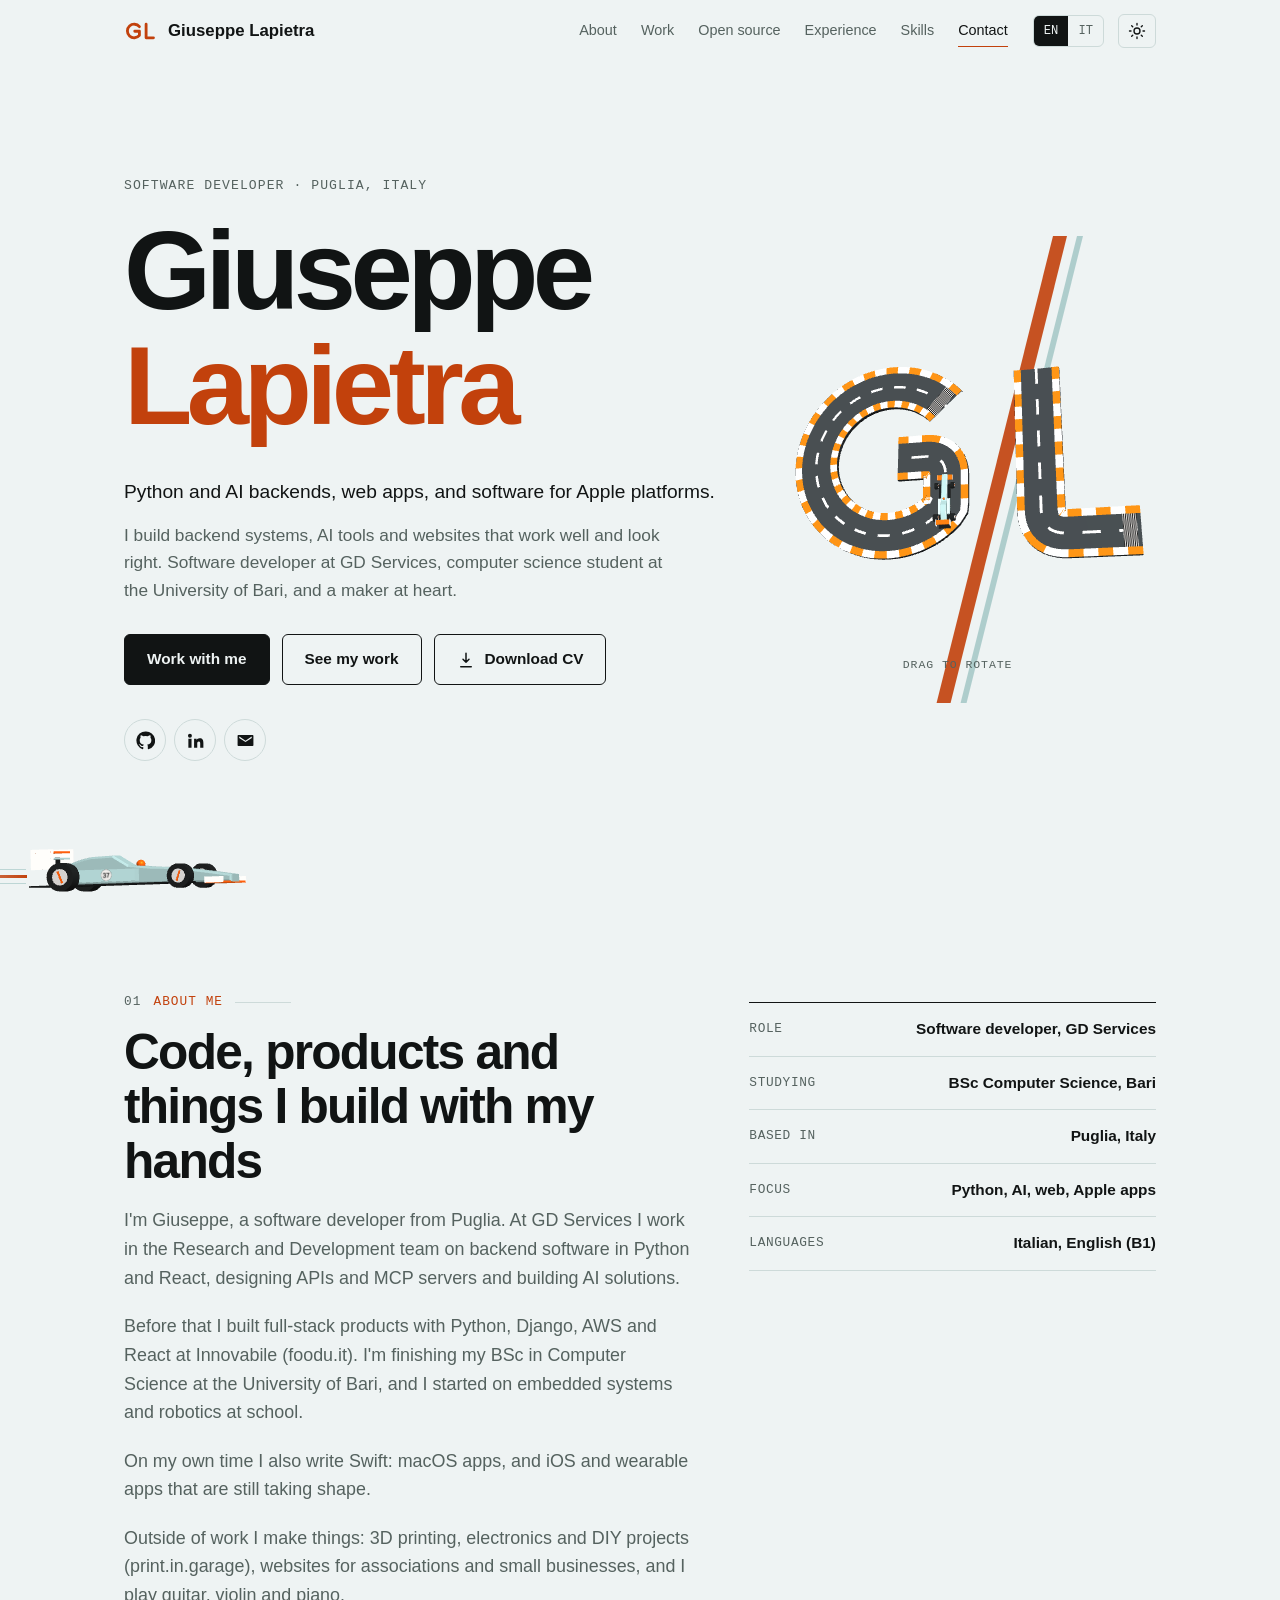
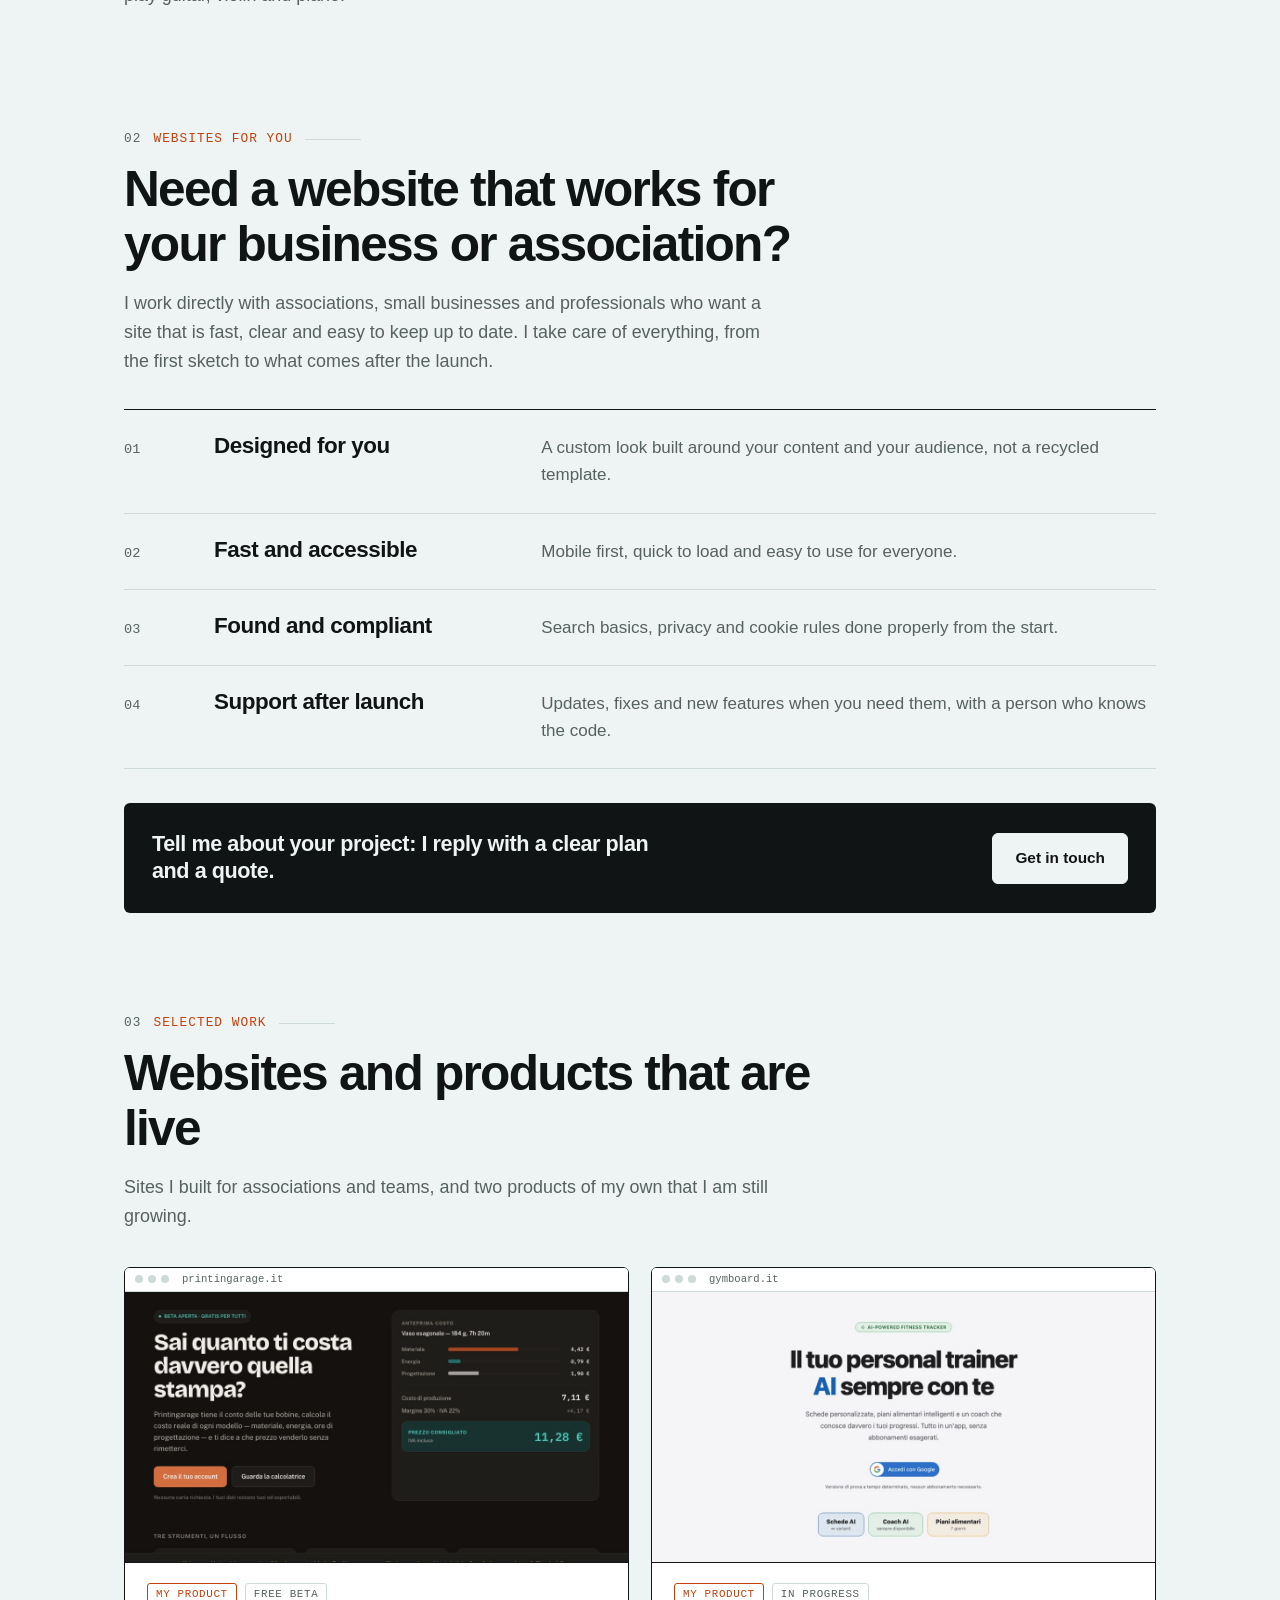
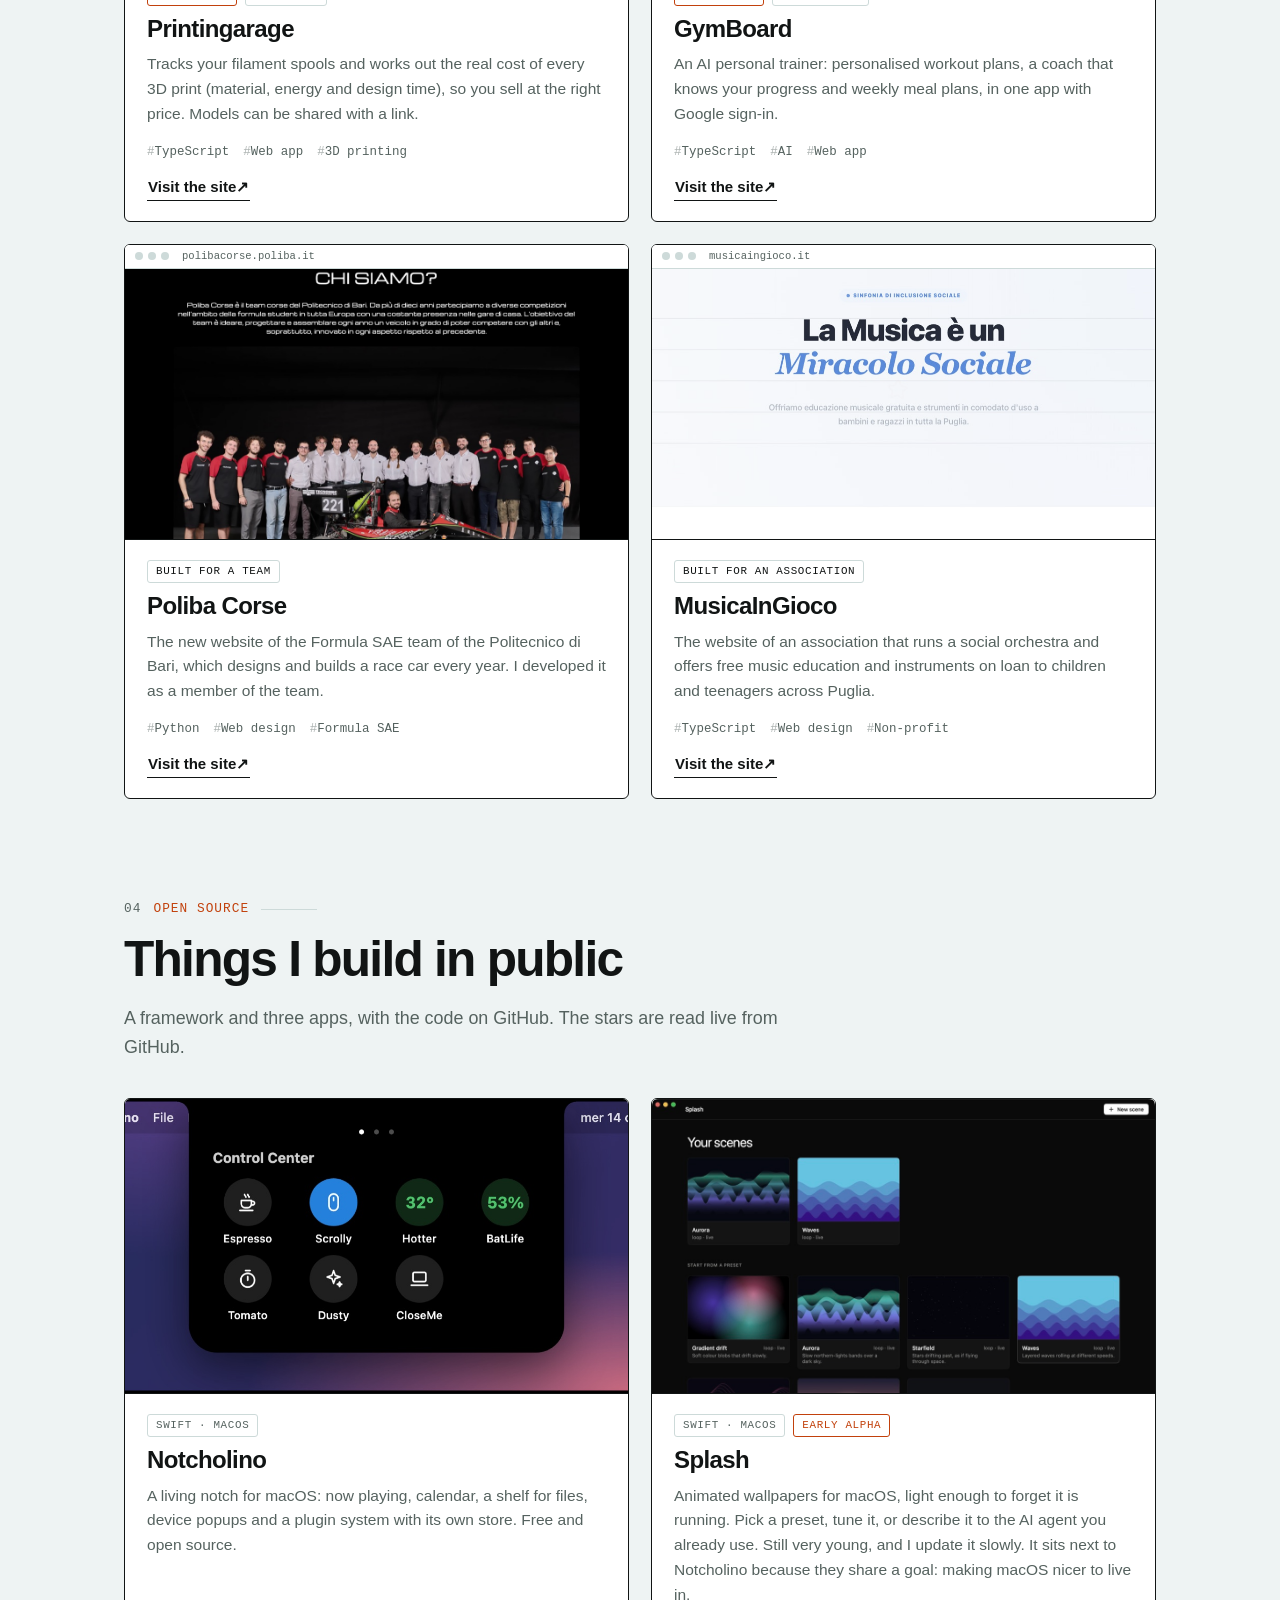
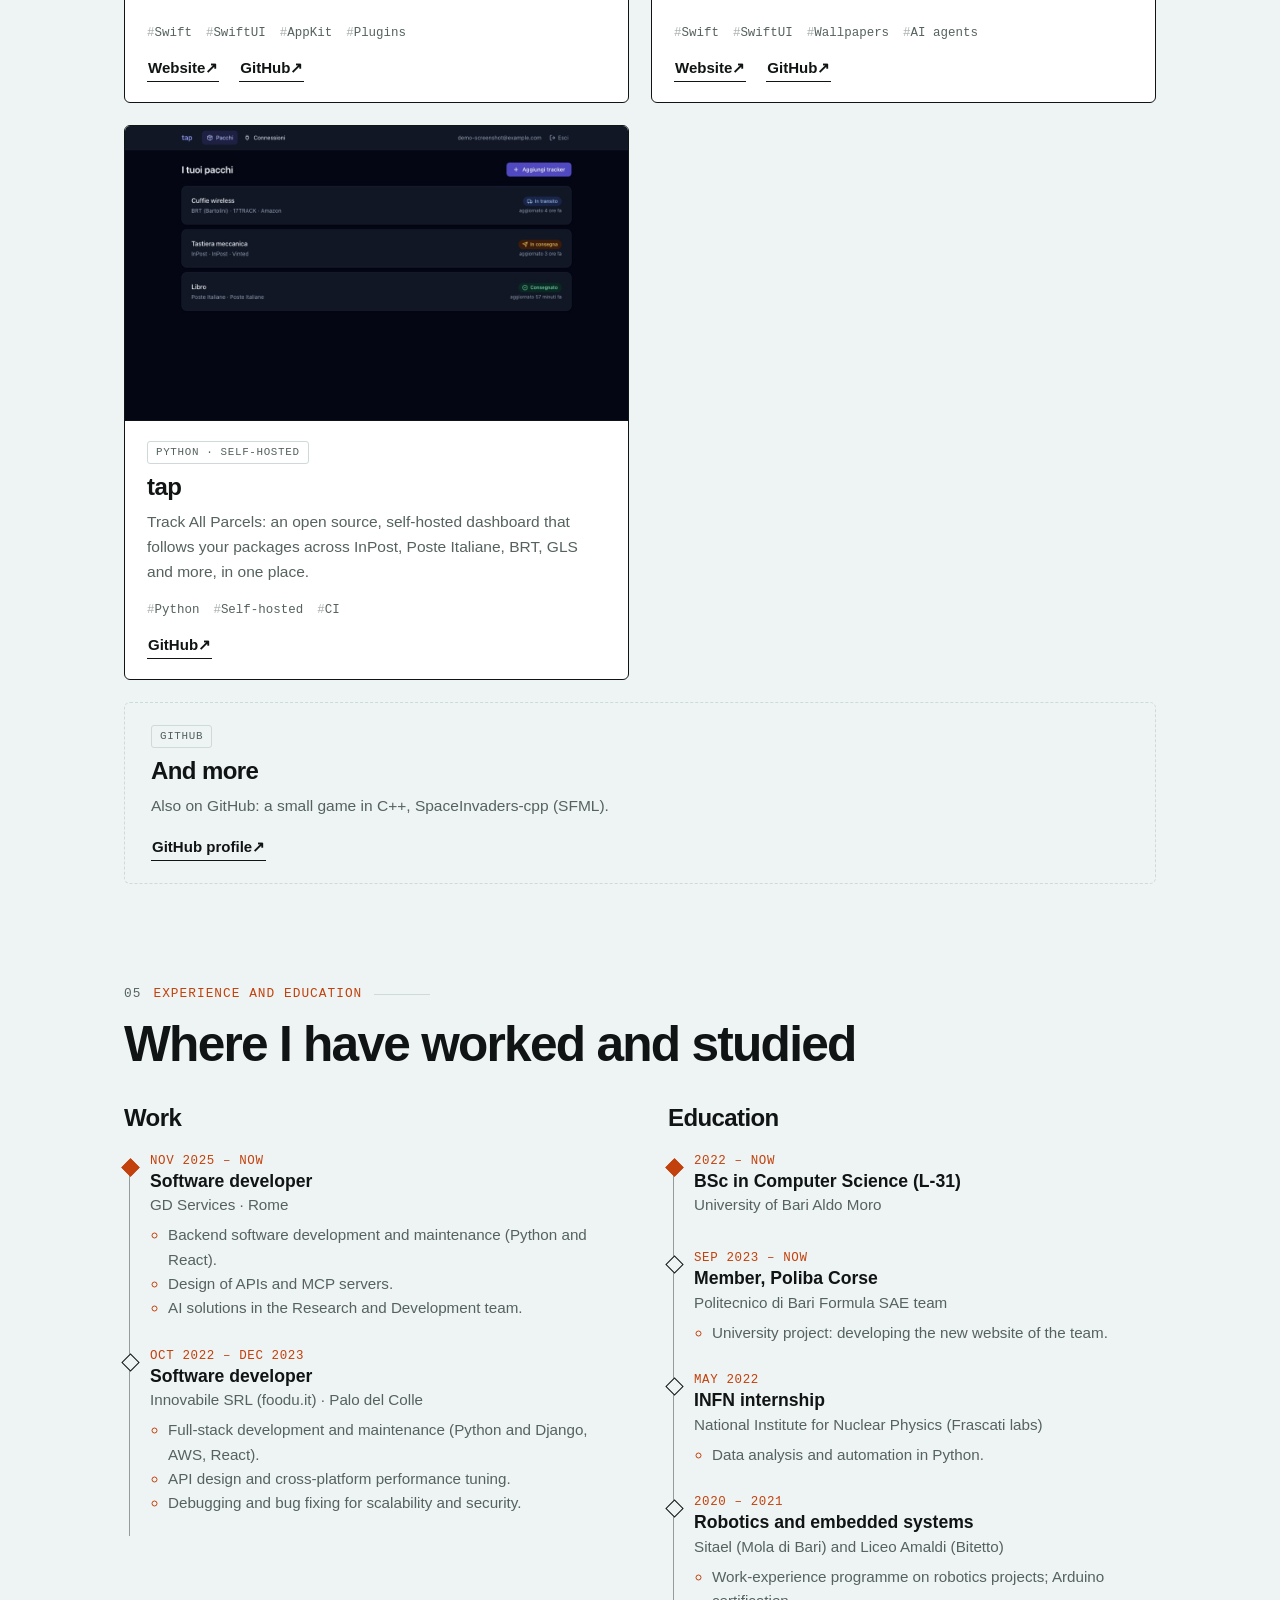
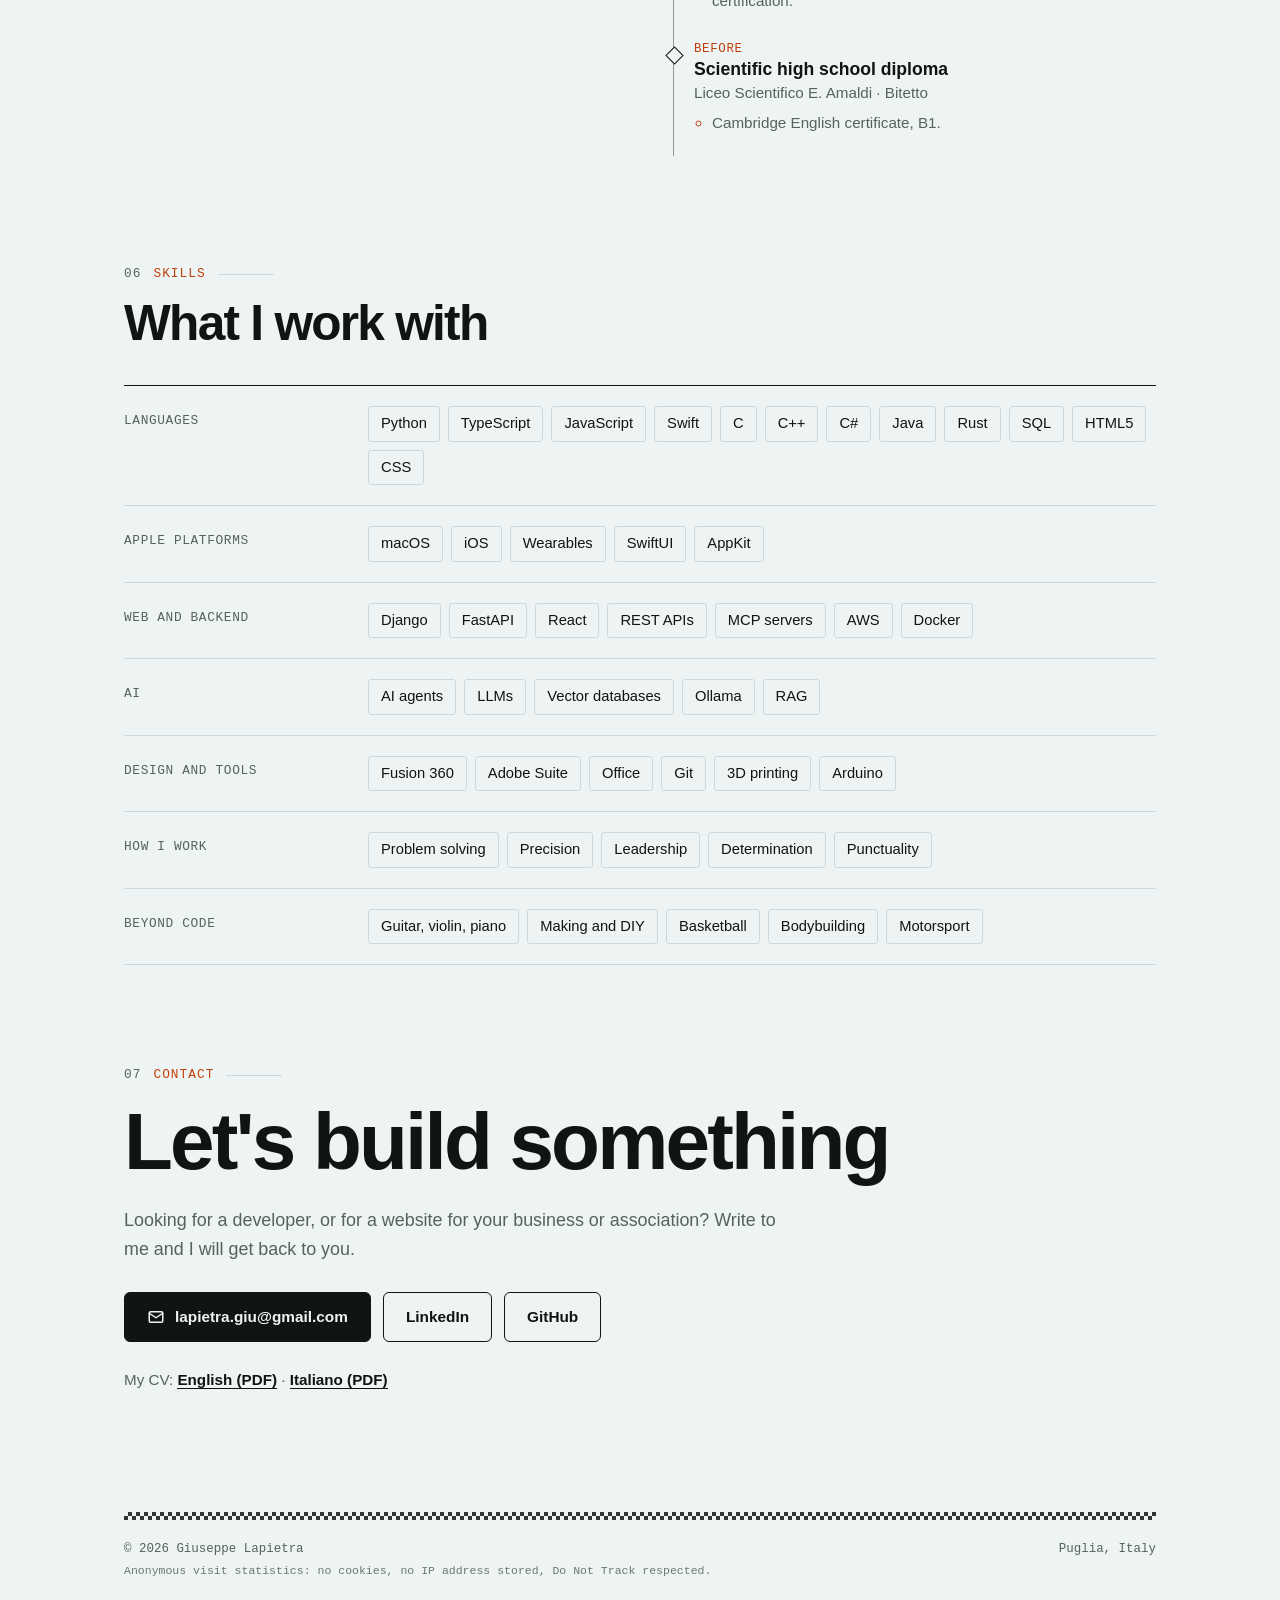
<file: site/index.html>
<!DOCTYPE html>
<html lang="en">
<head>
<meta charset="utf-8">
<meta name="viewport" content="width=device-width, initial-scale=1">
<title>Giuseppe Lapietra – Software developer</title>
<meta name="description" content="Giuseppe Lapietra, software developer from Puglia, Italy. Python and AI backends, full-stack web apps, websites for associations and small businesses, and open-source projects.">
<link rel="icon" href="assets/favicon.svg" type="image/svg+xml">
<link rel="alternate icon" href="assets/favicon-32.png" type="image/png" sizes="32x32">
<link rel="apple-touch-icon" href="assets/apple-touch-icon.png">
<link rel="canonical" href="https://giulapi.dev/">
<meta property="og:title" content="Giuseppe Lapietra – Software developer">
<meta property="og:description" content="Python and AI backends, full-stack web apps, websites and open-source projects.">
<meta property="og:image" content="https://giulapi.dev/assets/og-giulapi.png">
<meta property="og:image:width" content="1200">
<meta property="og:image:height" content="630">
<meta property="og:image:alt" content="Giuseppe Lapietra, software developer: GL monogram and number 37 on a dark background with orange accents">
<meta property="og:type" content="website">
<meta property="og:url" content="https://giulapi.dev/">
<meta name="twitter:card" content="summary_large_image">
<meta name="twitter:image" content="https://giulapi.dev/assets/og-giulapi.png">
<script type="application/ld+json">
{"@context":"https://schema.org","@type":"Person","name":"Giuseppe Lapietra","jobTitle":"Software developer","url":"https://giulapi.dev/","email":"mailto:lapietra.giu@gmail.com","sameAs":["https://github.com/Peppe37","https://www.linkedin.com/in/giuseppe-lapietra/"],"alumniOf":{"@type":"CollegeOrUniversity","name":"Università degli Studi di Bari Aldo Moro"},"address":{"@type":"PostalAddress","addressRegion":"Puglia","addressCountry":"IT"}}
</script>
<meta name="theme-color" content="#eef3f3" media="(prefers-color-scheme: light)">
<meta name="theme-color" content="#121313" media="(prefers-color-scheme: dark)">
<script>try{var t=localStorage.getItem("gl-theme");if(t==="light"||t==="dark")document.documentElement.setAttribute("data-theme",t)}catch(e){}</script>
<link rel="stylesheet" href="css/style.css">

</head>
<body>

<div class="progress" id="progress" aria-hidden="true"></div>

<nav class="top" id="nav">
  <div class="wrap">
    <a class="brand" href="#top" aria-label="Giuseppe Lapietra">
      <svg viewBox="0 0 120 80" aria-hidden="true"><path d="M54.4 24.6 A24 24 0 1 0 54.4 55.4 L54.4 41 L38 41"/><path d="M78 16 V64 H104"/></svg>
      <span>Giuseppe Lapietra</span>
    </a>
    <ul id="links">
      <li><a href="#about" data-i18n="nAbout">About</a></li>
      <li><a href="#work" data-i18n="nWork">Work</a></li>
      <li><a href="#opensource" data-i18n="nOss">Open source</a></li>
      <li><a href="#experience" data-i18n="nExp">Experience</a></li>
      <li><a href="#skills" data-i18n="nSkills">Skills</a></li>
      <li><a href="#contact" data-i18n="nContact">Contact</a></li>
    </ul>
    <div class="lang" role="group" aria-label="Language">
      <button type="button" data-lang="en" aria-pressed="true">EN</button>
      <button type="button" data-lang="it" aria-pressed="false">IT</button>
    </div>
    <button class="theme-btn" id="themeBtn" type="button" aria-label="Switch between light and dark theme">
      <svg class="sun" viewBox="0 0 24 24" aria-hidden="true"><circle cx="12" cy="12" r="4"/><path d="M12 2v2M12 20v2M4.9 4.9l1.4 1.4M17.7 17.7l1.4 1.4M2 12h2M20 12h2M4.9 19.1l1.4-1.4M17.7 6.3l1.4-1.4"/></svg>
      <svg class="moon" viewBox="0 0 24 24" aria-hidden="true"><path d="M20 14.5A8.5 8.5 0 0 1 9.5 4 8.5 8.5 0 1 0 20 14.5z"/></svg>
    </button>
    <button class="menu-btn" id="menuBtn" type="button" aria-label="Menu" aria-expanded="false">☰</button>
  </div>
</nav>

<header class="hero" id="top">
  <div class="wrap">
    <div>
      <div class="kicker" data-i18n="kicker">Software developer · Puglia, Italy</div>
      <h1><span class="ln"><span>Giuseppe</span></span><span class="ln"><span>Lapietra</span></span></h1>
      <p class="role" data-i18n="role">Python and AI backends, web apps, and software for Apple platforms.</p>
      <p class="pitch" data-i18n="pitch">I build backend systems, AI tools and websites that work well and look right. Software developer at GD Services, computer science student at the University of Bari, and a maker at heart.</p>
      <div class="cta">
        <a class="btn primary" href="#contact"><span data-i18n="ctaWork">Work with me</span></a>
        <a class="btn" href="#work" data-i18n="ctaSee">See my work</a>
        <a class="btn cv-link" href="assets/cv/Giuseppe-Lapietra-CV-en.pdf" download><svg viewBox="0 0 24 24" fill="none" stroke="currentColor" stroke-width="2" stroke-linecap="round" stroke-linejoin="round"><path d="M12 3v12m0 0l-4-4m4 4l4-4M5 21h14"/></svg><span data-i18n="ctaCv">Download CV</span></a>
      </div>
      <div class="social">
        <a href="https://github.com/Peppe37" aria-label="GitHub" target="_blank" rel="noopener"><svg viewBox="0 0 24 24"><path d="M12 .5a11.5 11.5 0 0 0-3.64 22.41c.58.1.79-.25.79-.56v-2c-3.2.7-3.88-1.36-3.88-1.36-.52-1.33-1.28-1.69-1.28-1.69-1.04-.71.08-.7.08-.7 1.16.08 1.77 1.19 1.77 1.19 1.03 1.76 2.7 1.25 3.36.96.1-.75.4-1.25.73-1.54-2.55-.29-5.24-1.28-5.24-5.69 0-1.26.45-2.28 1.19-3.09-.12-.29-.52-1.46.11-3.04 0 0 .97-.31 3.17 1.18a11 11 0 0 1 5.77 0c2.2-1.49 3.17-1.18 3.17-1.18.63 1.58.23 2.75.11 3.04.74.81 1.19 1.83 1.19 3.09 0 4.42-2.7 5.4-5.27 5.68.41.36.78 1.06.78 2.14v3.17c0 .31.21.67.8.56A11.5 11.5 0 0 0 12 .5z"/></svg></a>
        <a href="https://www.linkedin.com/in/giuseppe-lapietra/" aria-label="LinkedIn" target="_blank" rel="noopener"><svg viewBox="0 0 24 24"><path d="M4.98 3.5a2.5 2.5 0 1 1 0 5 2.5 2.5 0 0 1 0-5zM3 9.75h4v11.5H3V9.75zm6.5 0h3.83v1.57h.06c.53-1 1.84-2.07 3.78-2.07 4.04 0 4.78 2.66 4.78 6.1v5.9h-4v-5.23c0-1.25-.02-2.85-1.74-2.85-1.74 0-2 1.36-2 2.76v5.32h-4V9.75z"/></svg></a>
        <a href="mailto:lapietra.giu@gmail.com" data-mail="hello" aria-label="Email"><svg viewBox="0 0 24 24"><path d="M3 5h18a1 1 0 0 1 1 1v12a1 1 0 0 1-1 1H3a1 1 0 0 1-1-1V6a1 1 0 0 1 1-1zm9 7.2L4.3 7 4 8.7l8 5.3 8-5.3-.3-1.7L12 12.2z"/></svg></a>
      </div>
    </div>
    <div class="mono-wrap">
      <div class="gl3d" id="gl3d">
        <svg class="mono" viewBox="0 0 120 80" role="img" aria-label="GL">
          <path class="g" pathLength="1" d="M54.4 24.6 A24 24 0 1 0 54.4 55.4 L54.4 41 L38 41"/>
          <path class="l" pathLength="1" d="M78 16 V64 H104"/>
        </svg>
      </div>
      <p class="hint" data-i18n="hint">Drag to rotate</p>
    </div>
  </div>
</header>

<main>

<section id="about">
  <div class="wrap">
    <div class="about">
      <div class="rv">
        <div class="eyebrow" data-i18n="aEyebrow">About me</div>
        <h2 data-i18n="aTitle">Code, products and things I build with my hands</h2>
        <p class="lead" data-i18n="aP1">I'm Giuseppe, a software developer from Puglia. At GD Services I work in the Research and Development team on backend software in Python and React, designing APIs and MCP servers and building AI solutions.</p>
        <p class="lead" data-i18n="aP2">Before that I built full-stack products with Python, Django, AWS and React at Innovabile (foodu.it). I'm finishing my BSc in Computer Science at the University of Bari, and I started on embedded systems and robotics at school.</p>
        <p class="lead" data-i18n="aP4">On my own time I also write Swift: macOS apps, and iOS and wearable apps that are still taking shape.</p>
        <p class="lead" data-i18n="aP3">Outside of work I make things: 3D printing, electronics and DIY projects (print.in.garage), websites for associations and small businesses, and I play guitar, violin and piano.</p>
      </div>
      <dl class="facts rv" style="--d:.1s">
        <div><dt data-i18n="fRole">Role</dt><dd data-i18n="fRoleV">Software developer, GD Services</dd></div>
        <div><dt data-i18n="fStudy">Studying</dt><dd data-i18n="fStudyV">BSc Computer Science, Bari</dd></div>
        <div><dt data-i18n="fBase">Based in</dt><dd data-i18n="fBaseV">Puglia, Italy</dd></div>
        <div><dt data-i18n="fFocus">Focus</dt><dd data-i18n="fFocusV">Python, AI, web, Apple apps</dd></div>
        <div><dt data-i18n="fLang">Languages</dt><dd data-i18n="fLangV">Italian, English (B1)</dd></div>
      </dl>
    </div>
  </div>
</section>

<section id="hire">
  <div class="wrap">
    <div class="rv">
      <div class="eyebrow" data-i18n="hEyebrow">Websites for you</div>
      <h2 data-i18n="hTitle">Need a website that works for your business or association?</h2>
      <p class="lead" data-i18n="hLead">I work directly with associations, small businesses and professionals who want a site that is fast, clear and easy to keep up to date. I take care of everything, from the first sketch to what comes after the launch.</p>
    </div>
    <ol class="svcs">
      <li class="svc rv"><h3 data-i18n="sv1h">Designed for you</h3><p data-i18n="sv1p">A custom look built around your content and your audience, not a recycled template.</p></li>
      <li class="svc rv"><h3 data-i18n="sv2h">Fast and accessible</h3><p data-i18n="sv2p">Mobile first, quick to load and easy to use for everyone.</p></li>
      <li class="svc rv"><h3 data-i18n="sv3h">Found and compliant</h3><p data-i18n="sv3p">Search basics, privacy and cookie rules done properly from the start.</p></li>
      <li class="svc rv"><h3 data-i18n="sv4h">Support after launch</h3><p data-i18n="sv4p">Updates, fixes and new features when you need them, with a person who knows the code.</p></li>
    </ol>
    <div class="banner rv">
      <p data-i18n="hBanner">Tell me about your project: I reply with a clear plan and a quote.</p>
      <a class="btn primary" id="mailHire" data-mail="project" href="mailto:lapietra.giu@gmail.com?subject=Website%20project"><span data-i18n="hBtn">Get in touch</span></a>
    </div>
  </div>
</section>
<section id="work">
  <div class="wrap">
    <div class="rv">
      <div class="eyebrow" data-i18n="wEyebrow">Selected work</div>
      <h2 data-i18n="wTitle">Websites and products that are live</h2>
      <p class="lead" data-i18n="wLead">Sites I built for associations and teams, and two products of my own that I am still growing.</p>
    </div>
    <div class="cards two">
      <article class="card rv">
        <div class="shot hasChrome"><div class="chrome"><i></i><i></i><i></i><em>printingarage.it</em></div><img src="assets/shots/printingarage.jpg" alt="Printingarage homepage" loading="lazy"></div>
        <div class="body">
          <div class="meta"><span class="badge own" data-i18n="bOwn">My product</span><span class="badge" data-i18n="bBeta">Free beta</span></div>
          <h3>Printingarage</h3>
          <p data-i18n="pPrint">Tracks your filament spools and works out the real cost of every 3D print (material, energy and design time), so you sell at the right price. Models can be shared with a link.</p>
          <div class="tags"><span>TypeScript</span><span>Web app</span><span>3D printing</span></div>
          <div class="links"><a href="https://printingarage.it" target="_blank" rel="noopener" data-i18n="visit">Visit the site</a></div>
        </div>
      </article>
      <article class="card rv" style="--d:.08s">
        <div class="shot hasChrome"><div class="chrome"><i></i><i></i><i></i><em>gymboard.it</em></div><img src="assets/shots/gymboard.jpg" alt="GymBoard homepage" loading="lazy"></div>
        <div class="body">
          <div class="meta"><span class="badge own" data-i18n="bOwn">My product</span><span class="badge" data-i18n="bProg">In progress</span></div>
          <h3>GymBoard</h3>
          <p data-i18n="pGym">An AI personal trainer: personalised workout plans, a coach that knows your progress and weekly meal plans, in one app with Google sign-in.</p>
          <div class="tags"><span>TypeScript</span><span>AI</span><span>Web app</span></div>
          <div class="links"><a href="https://gymboard.it" target="_blank" rel="noopener" data-i18n="visit">Visit the site</a></div>
        </div>
      </article>
      <article class="card rv">
        <div class="shot hasChrome"><div class="chrome"><i></i><i></i><i></i><em>polibacorse.poliba.it</em></div><img src="assets/shots/polibacorse.jpg" alt="Poliba Corse website" loading="lazy"></div>
        <div class="body">
          <div class="meta"><span class="badge client" data-i18n="bClient">Built for a team</span></div>
          <h3>Poliba Corse</h3>
          <p data-i18n="pPoliba">The new website of the Formula SAE team of the Politecnico di Bari, which designs and builds a race car every year. I developed it as a member of the team.</p>
          <div class="tags"><span>Python</span><span>Web design</span><span>Formula SAE</span></div>
          <div class="links"><a href="https://polibacorse.poliba.it" target="_blank" rel="noopener" data-i18n="visit">Visit the site</a></div>
        </div>
      </article>
      <article class="card rv" style="--d:.08s">
        <div class="shot hasChrome"><div class="chrome"><i></i><i></i><i></i><em>musicaingioco.it</em></div><img src="assets/shots/musicaingioco.jpg" alt="MusicaInGioco website" loading="lazy"></div>
        <div class="body">
          <div class="meta"><span class="badge client" data-i18n="bClient2">Built for an association</span></div>
          <h3>MusicaInGioco</h3>
          <p data-i18n="pMusica">The website of an association that runs a social orchestra and offers free music education and instruments on loan to children and teenagers across Puglia.</p>
          <div class="tags"><span>TypeScript</span><span>Web design</span><span>Non-profit</span></div>
          <div class="links"><a href="https://musicaingioco.it" target="_blank" rel="noopener" data-i18n="visit">Visit the site</a></div>
        </div>
      </article>
    </div>
  </div>
</section>

<section id="opensource">
  <div class="wrap">
    <div class="rv">
      <div class="eyebrow" data-i18n="oEyebrow">Open source</div>
      <h2 data-i18n="oTitle">Things I build in public</h2>
      <p class="lead" data-i18n="oLead">Frameworks, apps and experiments, with the code on GitHub. Stars and activity are read live from GitHub.</p>
    </div>
    <div class="cards two" id="ossCards">

      <article class="card rv oss" data-repo="Notcholino">
        <div class="shot"><img src="assets/shots/notcholino.jpg" alt="Notcholino Control Center preview" loading="lazy"></div>
        <div class="body">
          <div class="meta"><span class="badge">Swift · macOS</span><span class="star"></span></div>
          <h3>Notcholino</h3>
          <p data-i18n="oNotch">A living notch for macOS: now playing, calendar, a shelf for files, device popups and a plugin system with its own store. Free and open source.</p>
          <div class="tags"><span>Swift</span><span>SwiftUI</span><span>AppKit</span><span>Plugins</span></div>
          <div class="links"><a href="https://notcholino.giulapi.dev/" target="_blank" rel="noopener" data-i18n="site">Website</a><a href="https://github.com/Peppe37/Notcholino" target="_blank" rel="noopener">GitHub</a></div>
        </div>
      </article>


      <article class="card rv oss" data-repo="Splash" style="--d:.06s">
        <div class="shot"><img src="assets/shots/splash.jpg" alt="The Splash library of animated wallpapers" loading="lazy"></div>
        <div class="body">
          <div class="meta"><span class="badge">Swift · macOS</span><span class="badge alpha" data-i18n="bAlpha">Early alpha</span><span class="star"></span></div>
          <h3>Splash</h3>
          <p data-i18n="oSplash">Animated wallpapers for macOS, light enough to forget it is running. Pick a preset, tune it, or describe it to the AI agent you already use. Still very young, and I update it slowly. It sits next to Notcholino because they share a goal: making macOS nicer to live in.</p>
          <div class="tags"><span>Swift</span><span>SwiftUI</span><span>Wallpapers</span><span>AI agents</span></div>
          <div class="links"><a href="https://splash.giulapi.dev/" target="_blank" rel="noopener" data-i18n="site">Website</a><a href="https://github.com/Peppe37/Splash" target="_blank" rel="noopener">GitHub</a></div>
        </div>
      </article>


      <article class="card rv oss" data-repo="tap" style="--d:.06s">
        <div class="shot"><img src="assets/shots/tap.jpg" alt="tap package list" loading="lazy"></div>
        <div class="body">
          <div class="meta"><span class="badge">Python · Self-hosted</span><span class="star"></span></div>
          <h3>tap</h3>
          <p data-i18n="oTap">Track All Parcels: an open source, self-hosted dashboard that follows your packages across InPost, Poste Italiane, BRT, GLS and more, in one place.</p>
          <div class="tags"><span>Python</span><span>Self-hosted</span><span>CI</span></div>
          <div class="links"><a href="https://github.com/Peppe37/tap" target="_blank" rel="noopener">GitHub</a></div>
        </div>
      </article>
      <article class="card rv morecard">
        <div class="body">
          <div class="meta"><span class="badge">GitHub</span></div>
          <h3 data-i18n="oAllT">And more</h3>
          <p><span data-i18n="oMore">Also on GitHub: a small game in C++,</span> <a href="https://github.com/Peppe37/SpaceInvaders-cpp" target="_blank" rel="noopener">SpaceInvaders-cpp</a> (SFML).</p>
          <div class="links"><a href="https://github.com/Peppe37" target="_blank" rel="noopener" data-i18n="oAll">GitHub profile</a></div>
        </div>
      </article>
    </div>
  </div>
</section>

<section id="experience">
  <div class="wrap">
    <div class="rv">
      <div class="eyebrow" data-i18n="eEyebrow">Experience and education</div>
      <h2 data-i18n="eTitle">Where I have worked and studied</h2>
    </div>
    <div class="cols">
      <div class="rv">
        <h3 data-i18n="eWork">Work</h3>
        <ol class="tl">
          <li class="now">
            <div class="when" data-i18n="e1w">Nov 2025 – now</div>
            <h4 data-i18n="e1t">Software developer</h4>
            <div class="org" data-i18n="e1o">GD Services · Rome</div>
            <ul>
              <li data-i18n="e1a">Backend software development and maintenance (Python and React).</li>
              <li data-i18n="e1b">Design of APIs and MCP servers.</li>
              <li data-i18n="e1c">AI solutions in the Research and Development team.</li>
            </ul>
          </li>
          <li>
            <div class="when" data-i18n="e2w">Oct 2022 – Dec 2023</div>
            <h4 data-i18n="e2t">Software developer</h4>
            <div class="org">Innovabile SRL (foodu.it) · Palo del Colle</div>
            <ul>
              <li data-i18n="e2a">Full-stack development and maintenance (Python and Django, AWS, React).</li>
              <li data-i18n="e2b">API design and cross-platform performance tuning.</li>
              <li data-i18n="e2c">Debugging and bug fixing for scalability and security.</li>
            </ul>
          </li>
        </ol>
      </div>
      <div class="rv" style="--d:.1s">
        <h3 data-i18n="eStudy">Education</h3>
        <ol class="tl">
          <li class="now">
            <div class="when" data-i18n="s1w">2022 – now</div>
            <h4 data-i18n="s1t">BSc in Computer Science (L-31)</h4>
            <div class="org" data-i18n="s1o">University of Bari Aldo Moro</div>
          </li>
          <li>
            <div class="when" data-i18n="e3w">Sep 2023 – now</div>
            <h4 data-i18n="e3t">Member, Poliba Corse</h4>
            <div class="org" data-i18n="e3o">Politecnico di Bari Formula SAE team</div>
            <ul><li data-i18n="e3a">University project: developing the new website of the team.</li></ul>
          </li>
          <li>
            <div class="when" data-i18n="s2w">May 2022</div>
            <h4 data-i18n="s2t">INFN internship</h4>
            <div class="org" data-i18n="s2o">National Institute for Nuclear Physics (Frascati labs)</div>
            <ul><li data-i18n="s2a">Data analysis and automation in Python.</li></ul>
          </li>
          <li>
            <div class="when" data-i18n="s3w">2020 – 2021</div>
            <h4 data-i18n="s3t">Robotics and embedded systems</h4>
            <div class="org" data-i18n="s3o">Sitael (Mola di Bari) and Liceo Amaldi (Bitetto)</div>
            <ul><li data-i18n="s3a">Work-experience programme on robotics projects; Arduino certification.</li></ul>
          </li>
          <li>
            <div class="when" data-i18n="s4w">Before</div>
            <h4 data-i18n="s4t">Scientific high school diploma</h4>
            <div class="org">Liceo Scientifico E. Amaldi · Bitetto</div>
            <ul><li data-i18n="s4a">Cambridge English certificate, B1.</li></ul>
          </li>
        </ol>
      </div>
    </div>
  </div>
</section>

<section id="skills">
  <div class="wrap">
    <div class="rv">
      <div class="eyebrow" data-i18n="kEyebrow">Skills</div>
      <h2 data-i18n="kTitle">What I work with</h2>
    </div>
    <div class="skillgrid">
      <div class="skill rv"><h3 data-i18n="k1">Languages</h3><div class="chips"><span>Python</span><span>TypeScript</span><span>JavaScript</span><span>Swift</span><span>C</span><span>C++</span><span>C#</span><span>Java</span><span>Rust</span><span>SQL</span><span>HTML5</span><span>CSS</span></div></div>
      <div class="skill rv"><h3 data-i18n="k7">Apple platforms</h3><div class="chips"><span>macOS</span><span>iOS</span><span data-i18n="k7a">Wearables</span><span>SwiftUI</span><span>AppKit</span></div></div>
      <div class="skill rv"><h3 data-i18n="k2">Web and backend</h3><div class="chips"><span>Django</span><span>FastAPI</span><span>React</span><span>REST APIs</span><span>MCP servers</span><span>AWS</span><span>Docker</span></div></div>
      <div class="skill rv"><h3 data-i18n="k3">AI</h3><div class="chips"><span data-i18n="k3a">AI agents</span><span>LLMs</span><span data-i18n="k3b">Vector databases</span><span>Ollama</span><span>RAG</span></div></div>
      <div class="skill rv"><h3 data-i18n="k4">Design and tools</h3><div class="chips"><span>Fusion 360</span><span>Adobe Suite</span><span>Office</span><span>Git</span><span data-i18n="k4a">3D printing</span><span>Arduino</span></div></div>
      <div class="skill rv"><h3 data-i18n="k5">How I work</h3><div class="chips"><span data-i18n="k5a">Problem solving</span><span data-i18n="k5b">Precision</span><span data-i18n="k5c">Leadership</span><span data-i18n="k5d">Determination</span><span data-i18n="k5e">Punctuality</span></div></div>
      <div class="skill rv"><h3 data-i18n="k6">Beyond code</h3><div class="chips"><span data-i18n="k6a">Guitar, violin, piano</span><span data-i18n="k6b">Making and DIY</span><span data-i18n="k6c">Basketball</span><span data-i18n="k6d">Bodybuilding</span><span data-i18n="k6e">Motorsport</span></div></div>
    </div>
  </div>
</section>

<section id="contact" class="contact">
  <div class="wrap">
    <div class="rv">
      <div class="eyebrow" data-i18n="cEyebrow">Contact</div>
      <h2 data-i18n="cTitle">Let's build something</h2>
      <p class="lead" data-i18n="cLead">Looking for a developer, or for a website for your business or association? Write to me and I will get back to you.</p>
      <div class="cta">
        <a class="btn primary" id="mailMain" data-mail="hello" href="mailto:lapietra.giu@gmail.com?subject=Hello%20Giuseppe"><svg viewBox="0 0 24 24" fill="none" stroke="currentColor" stroke-width="2" stroke-linecap="round" stroke-linejoin="round"><rect x="3" y="5" width="18" height="14" rx="2"/><path d="M3 7l9 6 9-6"/></svg>lapietra.giu@gmail.com</a>
        <a class="btn" href="https://www.linkedin.com/in/giuseppe-lapietra/" target="_blank" rel="noopener">LinkedIn</a>
        <a class="btn" href="https://github.com/Peppe37" target="_blank" rel="noopener">GitHub</a>
      </div>
      <p class="cvrow"><span data-i18n="cCv">My CV:</span> <a class="cv-en" href="assets/cv/Giuseppe-Lapietra-CV-en.pdf" download>English (PDF)</a> · <a class="cv-it" href="assets/cv/Giuseppe-Lapietra-CV-it.pdf" download>Italiano (PDF)</a></p>
    </div>
  </div>
</section>

</main>

<dialog id="mailDialog" aria-labelledby="mdTitle">
  <div class="md">
    <button class="md-close" type="button" id="mdClose" aria-label="Close">×</button>
    <h3 id="mdTitle" data-i18n="mTitle">Write to me</h3>
    <p class="md-addr" id="mdAddr">lapietra.giu@gmail.com</p>
    <div class="md-actions">
      <button class="btn primary" type="button" id="mdCopy"><span data-i18n="mCopy">Copy address</span></button>
      <a class="btn" id="mdGmail" href="https://mail.google.com/mail/?view=cm&amp;fs=1&amp;to=lapietra.giu%40gmail.com" target="_blank" rel="noopener"><span data-i18n="mGmail">Open Gmail</span></a>
      <a class="btn" id="mdApp" href="mailto:lapietra.giu@gmail.com"><span data-i18n="mApp">Open mail app</span></a>
    </div>
    <p class="md-note" id="mdNote" role="status" aria-live="polite"></p>
  </div>
</dialog>

<footer><span>© <span id="yr"></span> Giuseppe Lapietra</span><span>Puglia, Italy</span><span class="stats-note" data-i18n="fStats">Anonymous visit statistics: no cookies, no IP address stored, Do Not Track respected.</span></footer>
<div class="road" id="road" aria-hidden="true"><div class="trail" id="trail"></div><canvas id="car"></canvas></div>
<button class="totop" id="totop" type="button" aria-label="Back to top"><svg width="18" height="18" viewBox="0 0 24 24" fill="none" stroke="currentColor" stroke-width="2.4" stroke-linecap="round" stroke-linejoin="round"><path d="M12 19V5M5 12l7-7 7 7"/></svg></button>

<script defer src="https://stats.giulapi.dev/script.js" data-website-id="98a59936-3b46-438b-b2ad-28ff1f4650f2" data-domains="giulapi.dev" data-do-not-track="true"></script>
<script src="js/i18n.js"></script>
<script src="js/load3d.js"></script>
<script src="js/main.js"></script>
</body>
</html>
</file>
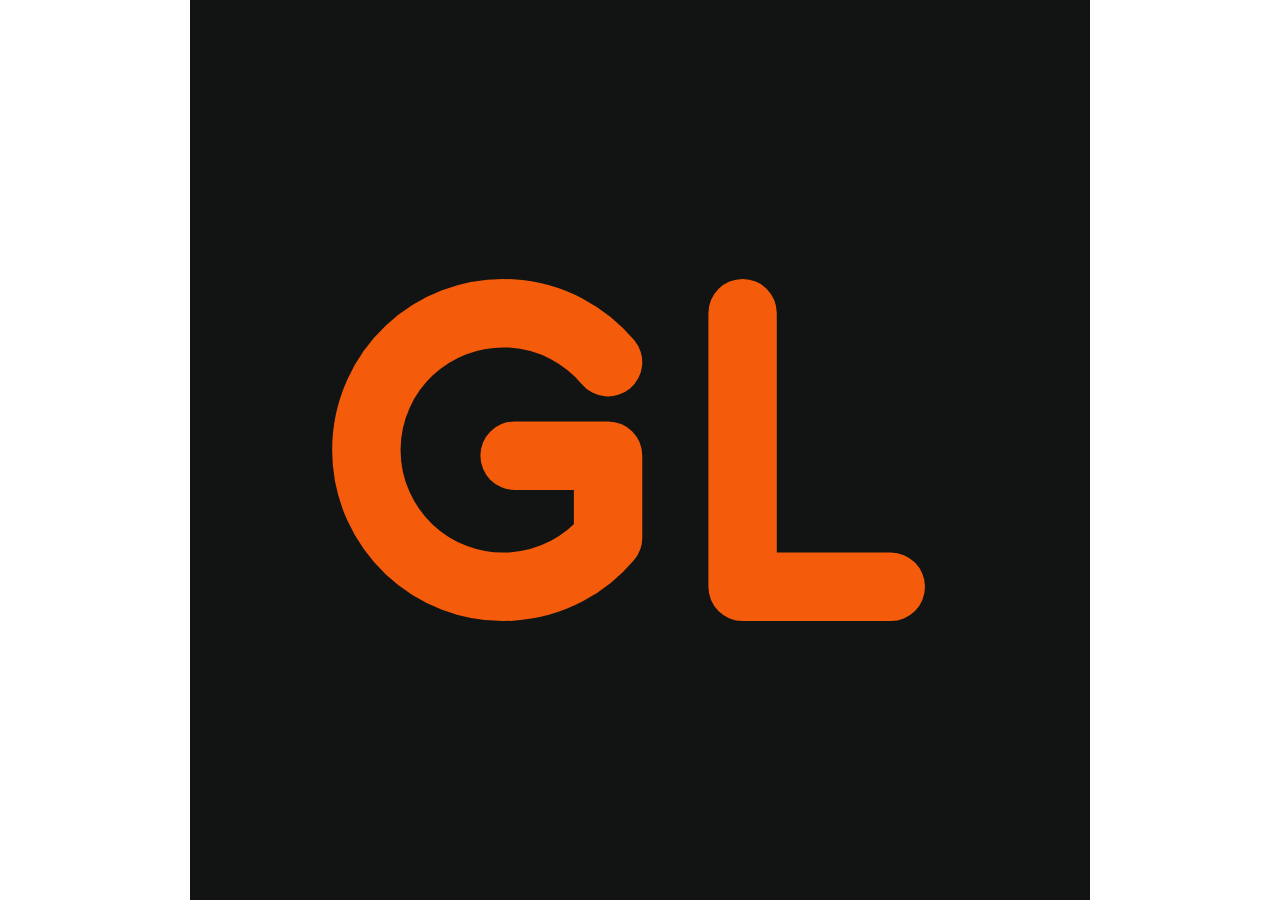
<file: scripts/brand/icon-square.html>
<!doctype html><meta charset="utf-8"><style>html,body{margin:0;background:transparent}svg{display:block;width:100vw;height:100vh}</style>
<svg viewBox="0 0 120 120"><rect width="120" height="120" fill="#121313"/><g transform="translate(60 60) scale(.76) translate(-60 -60) translate(0 20)" fill="none" stroke="#f45b0b" stroke-width="12" stroke-linecap="round" stroke-linejoin="round"><path d="M54.4 24.6 A24 24 0 1 0 54.4 55.4 L54.4 41 L38 41"/><path d="M78 16 V64 H104"/></g></svg>
</file>
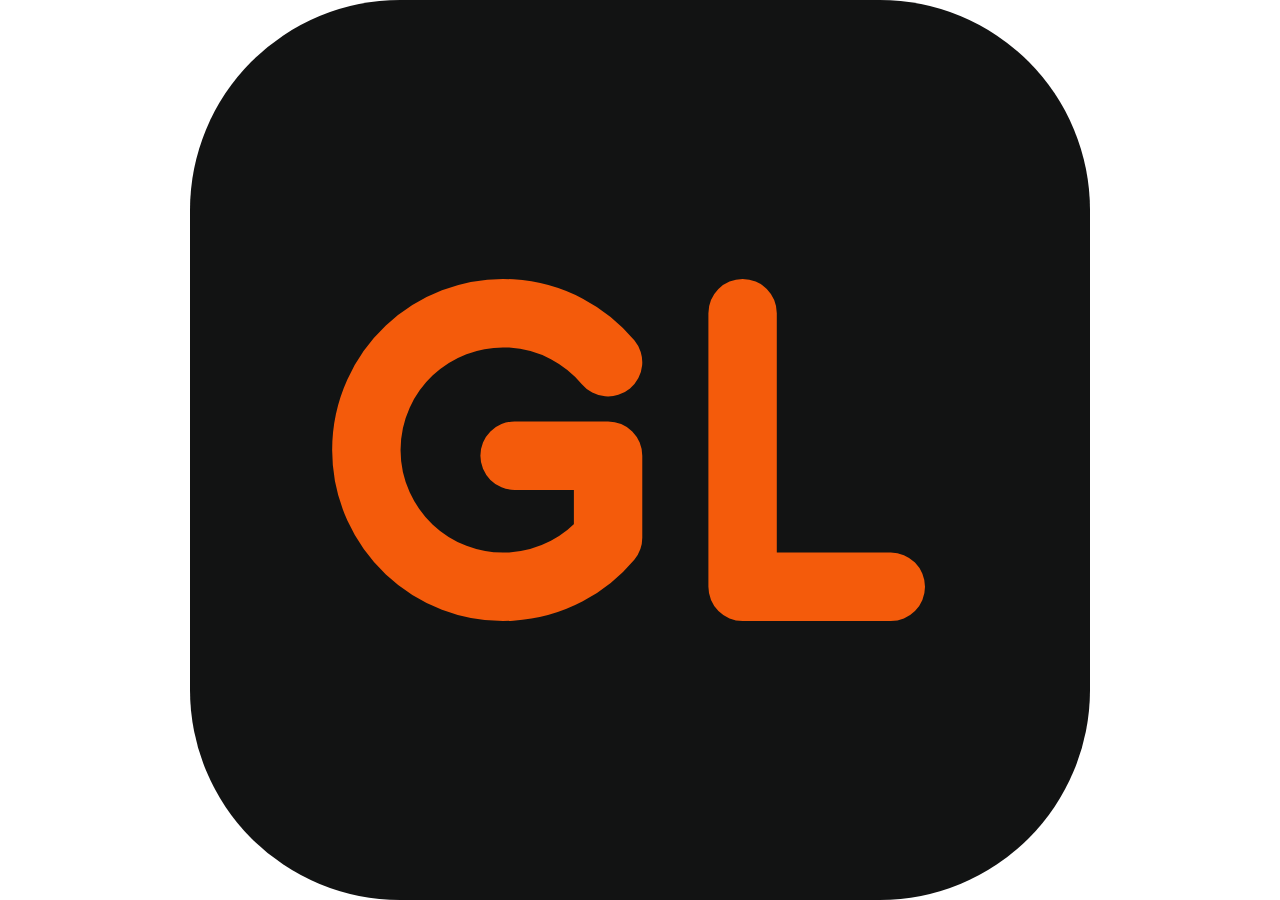
<file: scripts/brand/icon.html>
<!doctype html><meta charset="utf-8"><style>html,body{margin:0;background:transparent}svg{display:block;width:100vw;height:100vh}</style>
<svg viewBox="0 0 120 120"><rect width="120" height="120" rx="28" fill="#121313"/><g transform="translate(60 60) scale(.76) translate(-60 -60) translate(0 20)" fill="none" stroke="#f45b0b" stroke-width="12" stroke-linecap="round" stroke-linejoin="round"><path d="M54.4 24.6 A24 24 0 1 0 54.4 55.4 L54.4 41 L38 41"/><path d="M78 16 V64 H104"/></g></svg>
</file>
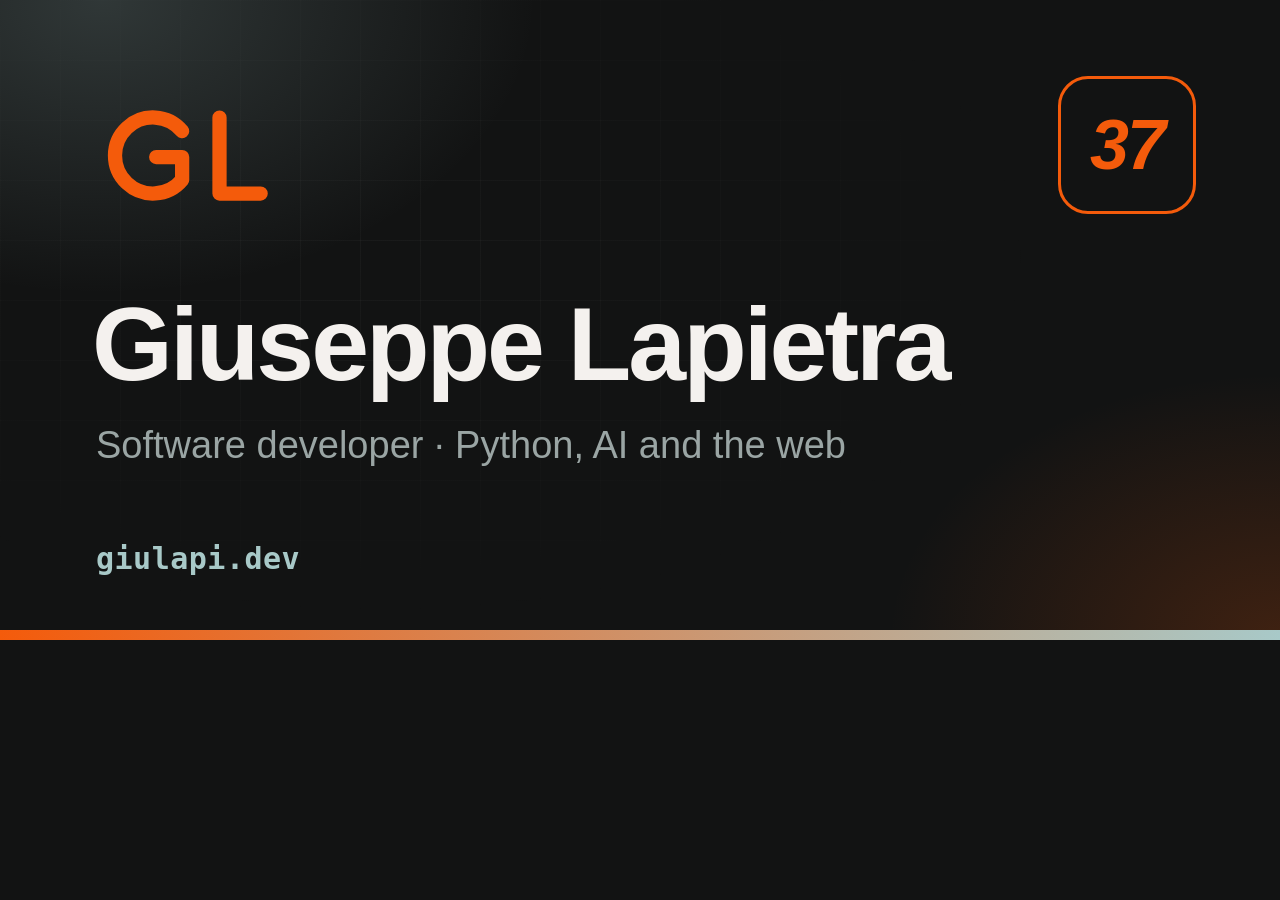
<file: scripts/brand/og-github.html>
<!doctype html><meta charset="utf-8">
<style>
  html,body{margin:0;width:1280px;height:640px;background:#121313;font-family:-apple-system,BlinkMacSystemFont,"SF Pro Display","Helvetica Neue",Arial,sans-serif;overflow:hidden}
  .card{position:relative;width:1280px;height:640px;background:
    radial-gradient(620px 420px at 8% 0%,rgba(168,201,200,.20),transparent 70%),
    radial-gradient(560px 380px at 100% 100%,rgba(244,91,11,.20),transparent 70%),#121313}
  .grid{position:absolute;inset:0;background-image:linear-gradient(rgba(244,241,238,.035) 1px,transparent 1px),linear-gradient(90deg,rgba(244,241,238,.035) 1px,transparent 1px);background-size:60px 60px;
    -webkit-mask-image:radial-gradient(900px 500px at 30% 40%,#000,transparent 75%)}
  svg.mark{position:absolute;left:96px;top:92px;width:190px;height:127px;overflow:visible}
  svg.mark path{fill:none;stroke:#f45b0b;stroke-width:9;stroke-linecap:round;stroke-linejoin:round}
  h1{position:absolute;left:92px;top:292px;margin:0;font-size:104px;line-height:1;letter-spacing:-3px;color:#f4f1ee;font-weight:700}
  p{position:absolute;left:96px;top:424px;margin:0;font-size:38px;color:#9aa5a4}
  .url{position:absolute;left:96px;bottom:64px;font:600 30px ui-monospace,"SF Mono",Menlo,monospace;color:#a8c9c8;letter-spacing:.5px}
  .num{position:absolute;right:84px;top:76px;width:132px;height:132px;border-radius:30px;border:3px solid #f45b0b;color:#f45b0b;display:grid;place-items:center;font-size:70px;font-weight:800;font-style:italic;letter-spacing:-2px}
  .bar{position:absolute;left:0;right:0;bottom:0;height:10px;background:linear-gradient(90deg,#f45b0b,#a8c9c8)}
</style>
<div class="card"><div class="grid"></div>
  <svg class="mark" viewBox="0 0 120 80"><path d="M54.4 24.6 A24 24 0 1 0 54.4 55.4 L54.4 41 L38 41"/><path d="M78 16 V64 H104"/></svg>
  <div class="num">37</div>
  <h1>Giuseppe Lapietra</h1>
  <p>Software developer · Python, AI and the web</p>
  <div class="url">giulapi.dev</div><div class="bar"></div></div>
</file>
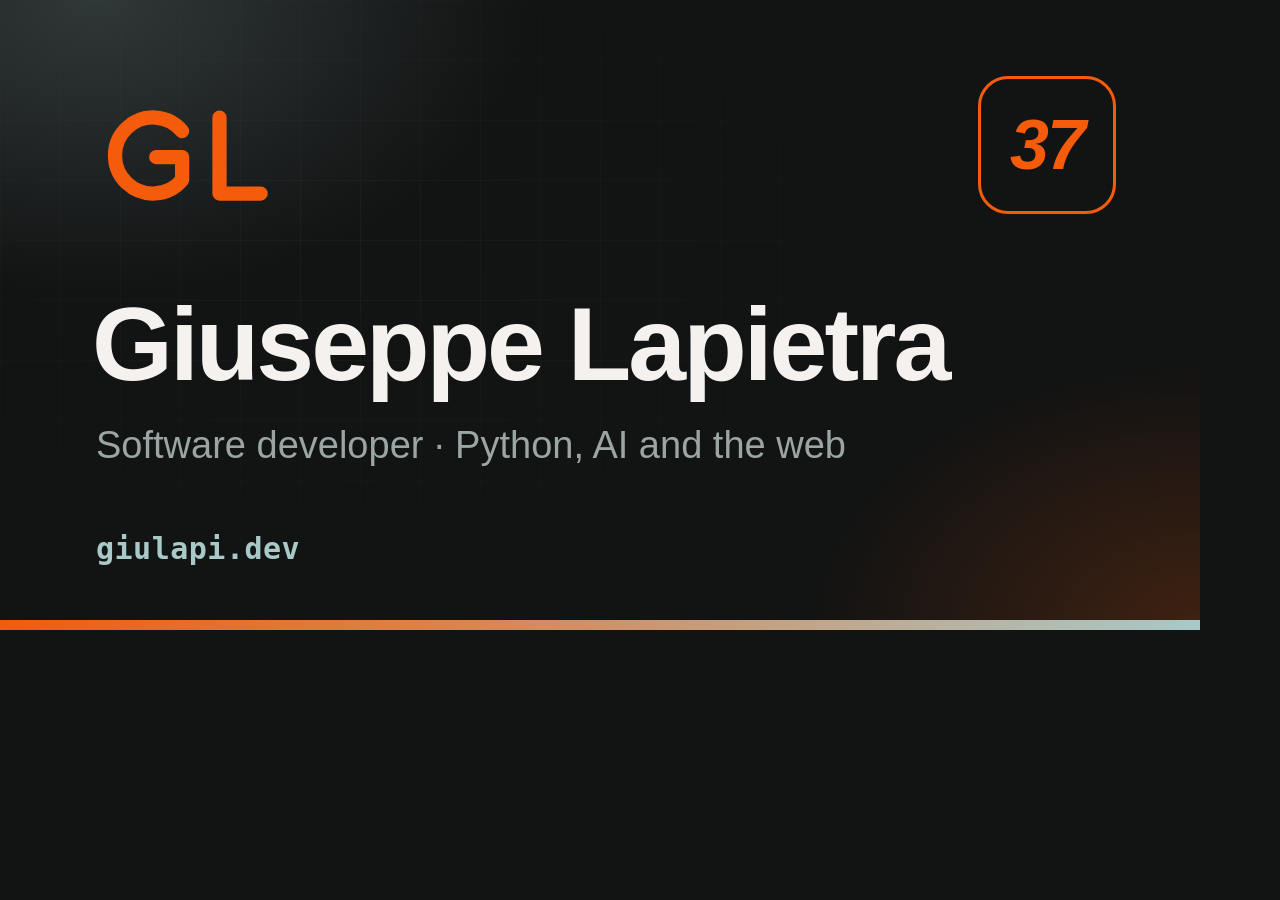
<file: scripts/brand/og.html>
<!doctype html><meta charset="utf-8">
<style>
  html,body{margin:0;width:1200px;height:630px;background:#121313;font-family:-apple-system,BlinkMacSystemFont,"SF Pro Display","Helvetica Neue",Arial,sans-serif;overflow:hidden}
  .card{position:relative;width:1200px;height:630px;background:
    radial-gradient(620px 420px at 8% 0%,rgba(168,201,200,.20),transparent 70%),
    radial-gradient(560px 380px at 100% 100%,rgba(244,91,11,.20),transparent 70%),#121313}
  .grid{position:absolute;inset:0;background-image:linear-gradient(rgba(244,241,238,.035) 1px,transparent 1px),linear-gradient(90deg,rgba(244,241,238,.035) 1px,transparent 1px);background-size:60px 60px;
    -webkit-mask-image:radial-gradient(900px 500px at 30% 40%,#000,transparent 75%)}
  svg.mark{position:absolute;left:96px;top:92px;width:190px;height:127px;overflow:visible}
  svg.mark path{fill:none;stroke:#f45b0b;stroke-width:9;stroke-linecap:round;stroke-linejoin:round}
  h1{position:absolute;left:92px;top:292px;margin:0;font-size:104px;line-height:1;letter-spacing:-3px;color:#f4f1ee;font-weight:700}
  p{position:absolute;left:96px;top:424px;margin:0;font-size:38px;color:#9aa5a4}
  .url{position:absolute;left:96px;bottom:64px;font:600 30px ui-monospace,"SF Mono",Menlo,monospace;color:#a8c9c8;letter-spacing:.5px}
  .num{position:absolute;right:84px;top:76px;width:132px;height:132px;border-radius:30px;border:3px solid #f45b0b;color:#f45b0b;display:grid;place-items:center;font-size:70px;font-weight:800;font-style:italic;letter-spacing:-2px}
  .bar{position:absolute;left:0;right:0;bottom:0;height:10px;background:linear-gradient(90deg,#f45b0b,#a8c9c8)}
</style>
<div class="card"><div class="grid"></div>
  <svg class="mark" viewBox="0 0 120 80"><path d="M54.4 24.6 A24 24 0 1 0 54.4 55.4 L54.4 41 L38 41"/><path d="M78 16 V64 H104"/></svg>
  <div class="num">37</div>
  <h1>Giuseppe Lapietra</h1>
  <p>Software developer · Python, AI and the web</p>
  <div class="url">giulapi.dev</div><div class="bar"></div></div>
</file>
<file: site/css/style.css>
/* ---------- Theme: light is the default, dark follows the system or the toggle ---------- */
:root {
  --bg:#eef3f3; --fg:#111414; --muted:#55625f; --card:#ffffff; --line:#cddad9; --accent2:#a8c9c8;
  --accent:#c2410c; --on-accent:#fff; --good:#1f7a45; --mark:rgba(168,201,200,.35);
  --serif:-apple-system,BlinkMacSystemFont,"SF Pro Display","Inter","Segoe UI","Helvetica Neue",Arial,sans-serif;
  --sans:-apple-system,BlinkMacSystemFont,"SF Pro Text","Segoe UI","Helvetica Neue",Arial,sans-serif;
  --mono:ui-monospace,"SF Mono",Menlo,Consolas,monospace;
  --r:6px; color-scheme:light;
}
@media (prefers-color-scheme: dark) {
  :root:not([data-theme="light"]) {
    --bg:#121313; --fg:#f4f1ee; --muted:#9aa5a4; --card:#1a1c1c; --line:#2b2f2f; --accent2:#a8c9c8;
    --accent:#f45b0b; --on-accent:#121313; --good:#4ade80; --mark:rgba(168,201,200,.12); color-scheme:dark;
  }
}
:root[data-theme="dark"] {
  --bg:#121313; --fg:#f4f1ee; --muted:#9aa5a4; --card:#1a1c1c; --line:#2b2f2f; --accent2:#a8c9c8;
  --accent:#f45b0b; --on-accent:#121313; --good:#4ade80; --mark:rgba(168,201,200,.12); color-scheme:dark;
}

* { box-sizing:border-box; }
html { scroll-behavior:smooth; scroll-padding-top:76px; -webkit-text-size-adjust:100%; text-size-adjust:100%; }
a, button { touch-action:manipulation; -webkit-tap-highlight-color:transparent; }
body { margin:0; background:var(--bg); color:var(--fg); font:17px/1.6 var(--sans); -webkit-font-smoothing:antialiased; overflow-x:hidden; transition:background .35s, color .35s; }
::selection { background:var(--accent); color:var(--on-accent); }
a { color:inherit; text-decoration:none; }
:focus-visible { outline:2px solid var(--accent); outline-offset:3px; border-radius:2px; }
h1,h2,h3,h4 { margin:0; line-height:1.1; }
h2, h1 { font-family:var(--serif); font-weight:650; letter-spacing:-.035em; }
p { margin:0 0 1em; }
.wrap { max-width:1080px; margin:0 auto; padding:0 24px; }
main { counter-reset:sec; }
section { padding:96px 0 8px; position:relative; }

/* Links inside text: the underline draws itself on hover */
.u, .lead a, .links a, .cvrow a, .md-addr a {
  background:linear-gradient(currentColor,currentColor) 0 100%/100% 1px no-repeat; padding-bottom:1px; transition:background-size .3s, color .2s;
}
.u:hover, .lead a:hover, .links a:hover, .cvrow a:hover { background-size:100% 100%; color:var(--bg); }
.links a:hover, .cvrow a:hover { background-image:linear-gradient(var(--fg),var(--fg)); color:var(--bg); }

.eyebrow { font:500 .8rem/1 var(--mono); letter-spacing:.08em; text-transform:uppercase; color:var(--accent); margin-bottom:16px; display:flex; align-items:center; gap:12px; }
.eyebrow::before { counter-increment:sec; content:counter(sec,decimal-leading-zero); color:var(--muted); }
.eyebrow::after { content:""; height:1px; flex:0 0 56px; background:var(--line); }
h2 { font-size:clamp(2rem,4.6vw,3.1rem); margin-bottom:18px; max-width:760px; }
.lead { color:var(--muted); font-size:1.12rem; max-width:660px; }
.lead a { color:var(--fg); }

/* ---------- Progress line + nav ---------- */
.progress { position:fixed; top:0; left:0; height:4px; width:calc(var(--p,0) * 100%); background:var(--accent); z-index:60; }
.progress::after { content:""; position:absolute; right:0; top:0; width:18px; height:100%; background:repeating-conic-gradient(var(--fg) 0 25%, var(--bg) 0 50%) 0 0/4px 4px; }
nav.top { position:fixed; inset:0 0 auto 0; z-index:50; background:var(--bg); border-bottom:1px solid transparent; transition:border-color .3s, background .35s; }
nav.top.scrolled { border-bottom-color:var(--line); }
nav .wrap { display:flex; align-items:center; gap:14px; height:62px; }
.brand { display:flex; align-items:center; gap:10px; font-family:var(--serif); font-weight:600; font-size:1.05rem; }
.brand svg { width:34px; height:24px; overflow:visible; }
.brand svg path { fill:none; stroke:var(--accent); stroke-width:10; stroke-linecap:round; stroke-linejoin:round; transition:stroke-width .25s; }
.brand:hover svg path { stroke-width:14; }
nav ul { display:flex; gap:2px; list-style:none; margin:0 0 0 auto; padding:0; }
nav ul a { color:var(--muted); font-size:.9rem; padding:8px 11px; display:block; position:relative; transition:color .2s; }
nav ul a::after { content:""; position:absolute; left:11px; right:11px; bottom:4px; height:1px; background:var(--accent); transform:scaleX(0); transform-origin:0 50%; transition:transform .3s cubic-bezier(.2,.7,.2,1); }
nav ul a:hover, nav ul a.on { color:var(--fg); }
nav ul a:hover::after, nav ul a.on::after { transform:scaleX(1); }
.lang { display:inline-flex; border:1px solid var(--line); border-radius:var(--r); overflow:hidden; }
.lang button { border:0; background:transparent; color:var(--muted); font:500 .76rem/1 var(--mono); padding:9px 10px; cursor:pointer; transition:background .2s, color .2s; }
.lang button:hover { color:var(--fg); }
.lang button[aria-pressed="true"] { background:var(--fg); color:var(--bg); }
.theme-btn, .menu-btn { border:1px solid var(--line); background:transparent; color:var(--fg); border-radius:var(--r); width:38px; height:34px; cursor:pointer; display:grid; place-items:center; transition:background .2s, border-color .2s; }
.theme-btn:hover, .menu-btn:hover { border-color:var(--fg); }
.theme-btn svg { width:18px; height:18px; fill:none; stroke:currentColor; stroke-width:1.8; stroke-linecap:round; stroke-linejoin:round; transition:transform .5s cubic-bezier(.2,.7,.2,1); }
.theme-btn:hover svg { transform:rotate(25deg); }
.theme-btn .moon { display:none; }
:root[data-theme="dark"] .theme-btn .sun { display:none; }
:root[data-theme="dark"] .theme-btn .moon { display:block; }
@media (prefers-color-scheme: dark) {
  :root:not([data-theme="light"]) .theme-btn .sun { display:none; }
  :root:not([data-theme="light"]) .theme-btn .moon { display:block; }
}
.menu-btn { display:none; font-size:1.1rem; }
@media (max-width:860px) {
  nav ul { position:absolute; top:62px; left:0; right:0; flex-direction:column; padding:8px 24px 16px; background:var(--bg); border-bottom:1px solid var(--line); display:none; margin:0; }
  nav ul.open { display:flex; }
  nav ul a::after { left:0; right:auto; width:28px; }
  .menu-btn { display:grid; }
  .lang { margin-left:auto; }
}

/* ---------- Hero ---------- */
.hero { position:relative; min-height:100vh; min-height:100svh; display:flex; align-items:center; padding:110px 0 70px; }
.hero .wrap { display:grid; grid-template-columns:1.5fr 1fr; gap:40px; align-items:center; width:100%; }
.kicker { font:500 .82rem/1 var(--mono); letter-spacing:.08em; text-transform:uppercase; color:var(--muted); margin-bottom:26px; }
.hero h1 { font-size:clamp(3rem,9.5vw,7rem); font-weight:700; letter-spacing:-.05em; line-height:.95; }
.hero h1 .ln { display:block; overflow:hidden; padding-bottom:.08em; }
.hero h1 .ln span { display:block; transform:translateY(105%); animation:rise 1s cubic-bezier(.2,.8,.2,1) forwards; }
.hero h1 .ln:nth-child(2) span { animation-delay:.12s; color:var(--accent); }
@keyframes rise { to { transform:none; } }
.role { font-size:1.2rem; font-weight:500; margin:28px 0 14px; opacity:0; animation:up .8s .5s forwards; }
.pitch { color:var(--muted); max-width:560px; font-size:1.08rem; margin-bottom:30px; opacity:0; animation:up .8s .65s forwards; }
.cta { display:flex; flex-wrap:wrap; gap:12px; opacity:0; animation:up .8s .8s forwards; }
@keyframes up { from { opacity:0; transform:translateY(14px); } to { opacity:1; transform:none; } }
.btn { display:inline-flex; align-items:center; gap:10px; padding:12px 22px; border-radius:var(--r); font-weight:600; font-size:.96rem; border:1px solid var(--fg); background:transparent; color:var(--fg); cursor:pointer; font-family:inherit; transition:transform .18s, box-shadow .18s, background .2s, color .2s; }
.btn:hover { transform:translate(-3px,-3px); box-shadow:3px 3px 0 var(--fg); }
.btn:active { transform:none; box-shadow:none; }
.btn.primary { background:var(--fg); color:var(--bg); }
.btn.primary:hover { background:var(--accent); border-color:var(--accent); color:var(--on-accent); box-shadow:3px 3px 0 var(--fg); }
.btn svg { width:18px; height:18px; transition:transform .25s; }
.btn.cv-link:hover svg { transform:translateY(2px); }
.social { display:flex; gap:8px; margin-top:34px; opacity:0; animation:up .8s .95s forwards; }
.social a { width:42px; height:42px; display:grid; place-items:center; border-radius:50%; border:1px solid var(--line); color:var(--fg); transition:background .2s, color .2s, border-color .2s, transform .25s cubic-bezier(.2,.8,.2,1); }
.social a:hover { background:var(--accent); border-color:var(--accent); color:var(--on-accent); transform:translateY(-4px) rotate(-6deg); }
.social svg { width:19px; height:19px; fill:currentColor; }
.mono { width:100%; max-width:340px; justify-self:center; overflow:visible; }
.mono path { fill:none; stroke:var(--accent); stroke-width:5; stroke-linecap:round; stroke-linejoin:round; stroke-dasharray:1; stroke-dashoffset:1; }
.mono .g { animation:draw 1.6s .3s cubic-bezier(.6,0,.2,1) forwards; }
.mono .l { animation:draw 1s 1.6s cubic-bezier(.6,0,.2,1) forwards; }
@keyframes draw { to { stroke-dashoffset:0; } }
.mono-wrap { display:grid; place-items:center; gap:10px; }
.gl3d { width:min(100%,380px); aspect-ratio:1; display:grid; place-items:center; }
.gl3d.live .mono { display:none; }
.gl3d canvas { display:block; cursor:grab; outline:none; }
.gl3d.grab canvas { cursor:grabbing; }
.hint { margin:0; font:.72rem var(--mono); letter-spacing:.08em; text-transform:uppercase; color:var(--muted); }
@media (max-width:860px) {
  .hero .wrap { grid-template-columns:1fr; }
  .mono-wrap { order:-1; justify-items:start; }
  .gl3d { width:min(70%,260px); }
  .mono-wrap { justify-items:start; }
}

/* ---------- Reveal ---------- */
.rv { opacity:0; transform:translateY(22px); transition:opacity .7s cubic-bezier(.2,.7,.2,1), transform .7s cubic-bezier(.2,.7,.2,1); transition-delay:var(--d,0s); }
.rv.in { opacity:1; transform:none; }

/* ---------- About ---------- */
.about { display:grid; grid-template-columns:1.4fr 1fr; gap:56px; align-items:start; }
.about .lead { margin-bottom:1.1em; }
.facts { margin:6px 0 0; border-top:1px solid var(--fg); }
.facts div { display:flex; justify-content:space-between; gap:14px; padding:14px 0; border-bottom:1px solid var(--line); font-size:.96rem; transition:padding .25s, background .25s; }
.facts div:hover { padding-left:10px; padding-right:10px; background:var(--mark); }
.facts dt { color:var(--muted); font-family:var(--mono); font-size:.8rem; text-transform:uppercase; letter-spacing:.05em; padding-top:2px; }
.facts dd { margin:0; text-align:right; font-weight:600; }
@media (max-width:860px) { .about { grid-template-columns:1fr; gap:30px; } }

/* ---------- Services ---------- */
.svcs { list-style:none; margin:34px 0 0; padding:0; border-top:1px solid var(--fg); counter-reset:svc; }
.svc { display:grid; grid-template-columns:70px minmax(180px,1fr) 2fr; gap:20px; align-items:baseline; padding:24px 0; border-bottom:1px solid var(--line); counter-increment:svc; position:relative; transition:padding .3s cubic-bezier(.2,.7,.2,1), background .3s; }
.svc::before { content:counter(svc,decimal-leading-zero); font:500 .85rem var(--mono); color:var(--muted); transition:color .2s; }
.svc h3 { font-family:var(--serif); font-weight:600; letter-spacing:-.02em; font-size:1.4rem; transition:transform .3s cubic-bezier(.2,.7,.2,1), color .2s; }
.svc p { color:var(--muted); margin:0; }
.svc:hover { background:var(--mark); padding-left:14px; padding-right:14px; }
.svc:hover::before, .svc:hover h3 { color:var(--accent); }
.svc:hover h3 { transform:translateX(6px); }
.banner { margin-top:34px; padding:28px; display:flex; flex-wrap:wrap; gap:18px; align-items:center; justify-content:space-between; background:var(--fg); color:var(--bg); border-radius:var(--r); }
.banner p { margin:0; font:600 1.35rem/1.25 var(--serif); letter-spacing:-.02em; max-width:520px; }
.banner .btn { border-color:var(--bg); color:var(--bg); }
.banner .btn.primary { background:var(--bg); color:var(--fg); }
.banner .btn.primary:hover { background:var(--accent); border-color:var(--accent); color:var(--on-accent); box-shadow:3px 3px 0 var(--bg); }
@media (max-width:700px) { .svc { grid-template-columns:36px 1fr; gap:6px 12px; } .svc p { grid-column:2; } }

/* ---------- Cards ---------- */
.cards { display:grid; grid-template-columns:repeat(auto-fill,minmax(min(310px,100%),1fr)); gap:22px; margin-top:36px; }
.cards.two { grid-template-columns:repeat(auto-fill,minmax(min(440px,100%),1fr)); }
.card { background:var(--card); border:1px solid var(--fg); border-radius:var(--r); overflow:hidden; display:flex; flex-direction:column; transition:transform .22s cubic-bezier(.2,.8,.2,1), box-shadow .22s; }
.card.rv.in:hover { transform:translate(-4px,-4px); box-shadow:6px 6px 0 var(--accent); }
.shot { position:relative; aspect-ratio:16/9.4; overflow:hidden; background:var(--bg); border-bottom:1px solid var(--fg); }
.shot img { width:100%; height:100%; object-fit:cover; object-position:top; display:block; filter:saturate(.75); transition:transform .7s cubic-bezier(.2,.7,.2,1), filter .4s; }
.card:hover .shot img { transform:scale(1.05); filter:none; }
.chrome { position:absolute; left:0; right:0; top:0; height:24px; display:flex; align-items:center; gap:5px; padding:0 10px; background:var(--card); border-bottom:1px solid var(--line); font:.66rem var(--mono); color:var(--muted); z-index:2; }
.chrome i { width:8px; height:8px; border-radius:50%; background:var(--line); display:block; transition:background .2s; }
.card:hover .chrome i:nth-child(1) { background:#ff5f57; }
.card:hover .chrome i:nth-child(2) { background:#febc2e; }
.card:hover .chrome i:nth-child(3) { background:#28c840; }
.chrome em { font-style:normal; margin-left:8px; }
.shot.hasChrome img { padding-top:24px; background:var(--card); }
.body { padding:20px 22px 20px; display:flex; flex-direction:column; gap:10px; flex:1; }
.meta { display:flex; flex-wrap:wrap; gap:8px; align-items:center; }
.badge { font:500 .68rem/1 var(--mono); letter-spacing:.06em; text-transform:uppercase; padding:5px 8px; border-radius:3px; border:1px solid var(--line); color:var(--muted); }
.badge.client { color:var(--fg); }
.badge.own, .badge.alpha { color:var(--accent); border-color:var(--accent); }
.star { margin-left:auto; font:500 .82rem var(--mono); color:var(--muted); }
.card h3 { font-family:var(--serif); font-weight:650; letter-spacing:-.025em; font-size:1.5rem; }
.card p { color:var(--muted); font-size:.97rem; margin:0; }
.tags { display:flex; flex-wrap:wrap; gap:4px 14px; margin-top:auto; padding-top:8px; font:.78rem var(--mono); color:var(--muted); }
.tags span::before { content:"#"; opacity:.5; }
.links { display:flex; flex-wrap:wrap; gap:6px 20px; margin-top:4px; font-weight:600; font-size:.94rem; }
.links a { padding:2px 1px; }
.links a::after { content:" ↗"; display:inline-block; transition:transform .25s; }
.links a:hover::after { transform:translate(3px,-3px); }
.morecard { grid-column:1 / -1; background:transparent; border-style:dashed; border-color:var(--line); }
.morecard .body { padding:22px 26px; justify-content:center; }
.morecard.rv.in:hover { box-shadow:none; transform:none; border-color:var(--fg); }

/* ---------- Timeline ---------- */
.cols { display:grid; grid-template-columns:1fr 1fr; gap:56px; margin-top:34px; }
@media (max-width:860px) { .cols { grid-template-columns:1fr; gap:34px; } }
.cols h3 { font-family:var(--serif); font-weight:650; letter-spacing:-.025em; font-size:1.5rem; margin-bottom:22px; }
.tl { position:relative; margin:0; padding:0 0 0 26px; list-style:none; }
.tl::before { content:""; position:absolute; left:5px; top:8px; bottom:8px; width:1px; background:var(--fg); opacity:.4; }
.tl > li { position:relative; padding-bottom:28px; }
.tl > li::before { content:""; position:absolute; left:-26px; top:7px; width:11px; height:11px; border:1px solid var(--fg); background:var(--bg); transform:rotate(45deg); transition:background .25s, transform .3s; }
.tl > li:hover::before { background:var(--accent); border-color:var(--accent); transform:rotate(225deg) scale(1.15); }
.tl > li.now::before { background:var(--accent); border-color:var(--accent); }
.tl .when { color:var(--accent); font:500 .78rem var(--mono); letter-spacing:.05em; text-transform:uppercase; }
.tl h4 { margin:4px 0 2px; font-size:1.1rem; }
.tl .org { color:var(--muted); font-size:.95rem; margin-bottom:6px; }
.tl ul { margin:6px 0 0; padding-left:18px; color:var(--muted); font-size:.95rem; }
.tl ul li::marker { color:var(--accent); }

/* ---------- Skills ---------- */
.skillgrid { margin-top:34px; border-top:1px solid var(--fg); }
.skill { display:grid; grid-template-columns:220px 1fr; gap:10px 24px; padding:20px 0; border-bottom:1px solid var(--line); }
.skill h3 { font:500 .8rem var(--mono); letter-spacing:.05em; text-transform:uppercase; color:var(--muted); padding-top:7px; }
.chips { display:flex; flex-wrap:wrap; gap:8px; }
.chips span { padding:5px 12px; border:1px solid var(--line); border-radius:3px; font-size:.92rem; cursor:default; transition:transform .2s, background .2s, color .2s, border-color .2s; }
.chips span:hover { transform:translateY(-3px) rotate(-1.5deg); background:var(--accent); border-color:var(--accent); color:var(--on-accent); }
@media (max-width:700px) { .skill { grid-template-columns:1fr; } .skill h3 { padding-top:0; } }

/* ---------- Contact ---------- */
.contact { padding-bottom:80px; }
.contact h2 { font-size:clamp(2.4rem,7vw,5rem); max-width:none; margin-bottom:20px; }
.contact h2 em { color:var(--accent); }
.contact .lead { margin-bottom:28px; }
.cvrow { margin:26px 0 0; color:var(--muted); font-size:.95rem; }
.cvrow a { color:var(--fg); font-weight:600; }
footer { color:var(--muted); font:.78rem var(--mono); padding:24px 24px 44px; max-width:1080px; margin:0 auto; border-top:1px solid var(--line); display:flex; justify-content:space-between; gap:12px; flex-wrap:wrap; }
.totop { position:fixed; right:18px; bottom:18px; width:44px; height:44px; border-radius:50%; border:1px solid var(--fg); background:var(--bg); color:var(--fg); cursor:pointer; display:grid; place-items:center; opacity:0; pointer-events:none; transition:opacity .3s, transform .2s, background .2s, color .2s; z-index:40; }
.totop.show { opacity:1; pointer-events:auto; }
.totop:hover { transform:translateY(-4px); background:var(--accent); border-color:var(--accent); color:var(--on-accent); }

/* ---------- Contact dialog (mailto does not work everywhere, so mail buttons open this) ---------- */
dialog { border:1px solid var(--fg); border-radius:var(--r); background:var(--card); color:var(--fg); padding:0; width:min(440px, calc(100vw - 32px)); box-shadow:8px 8px 0 var(--accent); }
dialog::backdrop { background:rgba(0,0,0,.45); }
dialog[open] { animation:pop .25s cubic-bezier(.2,.8,.2,1); }
@keyframes pop { from { opacity:0; transform:translateY(14px) scale(.97); } to { opacity:1; transform:none; } }
.md { padding:28px 24px 22px; text-align:center; position:relative; }
.md h3 { font-family:var(--serif); font-weight:650; font-size:1.6rem; margin-bottom:6px; }
.md-close { position:absolute; top:10px; right:10px; width:44px; height:44px; border:0; border-radius:50%; background:transparent; color:var(--muted); font-size:1.7rem; line-height:1; cursor:pointer; }
.md-close:hover { background:var(--bg); color:var(--fg); }
.md-addr { font:600 1rem var(--mono); margin:8px 0 20px; word-break:break-all; user-select:all; -webkit-user-select:all; }
.md-actions { display:grid; gap:10px; }
.md-actions .btn { justify-content:center; width:100%; min-height:48px; }
.md-note { min-height:1.4em; margin:12px 0 0; color:var(--good); font-size:.92rem; }
@media (max-width:560px) {
  dialog { margin:auto auto 0; width:100%; max-width:none; border-radius:var(--r) var(--r) 0 0; border-bottom:0; box-shadow:none; }
  dialog[open] { animation:sheet .3s cubic-bezier(.2,.8,.2,1); }
  @keyframes sheet { from { transform:translateY(100%); } to { transform:none; } }
  .md { padding-bottom:calc(22px + env(safe-area-inset-bottom)); }
}

/* ---------- Phones ---------- */
@media (max-width:640px) {
  body { font-size:16px; }
  section { padding:68px 0 4px; }
  .wrap { padding:0 18px; }
  nav .wrap { gap:8px; }
  .brand span { font-size:1rem; }
  .lang button { min-height:36px; padding:0 12px; }
  .theme-btn, .menu-btn { width:42px; height:38px; }
  nav ul a { padding:14px 0; font-size:1rem; }
  .hero { padding:92px 0 48px; min-height:0; }
  .hero h1 { font-size:clamp(2.7rem,15vw,4rem); }
  .cta { flex-direction:column; align-items:stretch; }
  .cta .btn { justify-content:center; min-height:50px; }
  .social a { width:48px; height:48px; }
  .lead { font-size:1.03rem; }
  .facts div { flex-direction:column; gap:2px; }
  .facts dd { text-align:left; }
  .banner { flex-direction:column; align-items:stretch; padding:22px; }
  .banner .btn { justify-content:center; min-height:50px; }
  .cards { margin-top:26px; gap:18px; }
  .body { padding:16px 18px 16px; }
  .card h3 { font-size:1.4rem; }
  .totop { right:12px; bottom:calc(12px + env(safe-area-inset-bottom)); }
  footer { padding-bottom:calc(32px + env(safe-area-inset-bottom)); }
}
@media (max-width:380px) { .brand span { display:none; } }

@media (prefers-reduced-motion: reduce) {
  *, *::before, *::after { animation:none !important; transition:none !important; scroll-behavior:auto !important; }
  .rv, .role, .pitch, .cta, .social { opacity:1 !important; transform:none !important; }
  .hero h1 .ln span { transform:none !important; }
  .mono path { stroke-dashoffset:0; }
}

/* ---------- A little racing: checkered finish line, livery stripes ---------- */
footer { position:relative; margin-top:40px; border-top:0; padding-top:30px; }
footer::before { content:""; position:absolute; left:24px; right:24px; top:0; height:8px; background:repeating-conic-gradient(var(--fg) 0 25%, transparent 0 50%) 0 0/8px 8px; opacity:.85; }
.mono-wrap { position:relative; }
.mono-wrap::before, .mono-wrap::after { content:""; position:absolute; top:-8%; bottom:-8%; width:14px; background:var(--accent); transform:skewX(-14deg) scaleY(0); transform-origin:50% 0; animation:stripe 1s .5s cubic-bezier(.2,.8,.2,1) forwards; z-index:-1; opacity:.9; }
.mono-wrap::before { left:74%; }
.mono-wrap::after { left:calc(74% + 24px); width:6px; background:var(--accent2); animation-delay:.65s; }
@keyframes stripe { to { transform:skewX(-14deg) scaleY(1); } }
@media (max-width:860px) { .mono-wrap::before, .mono-wrap::after { display:none; } }

/* ---------- The car on the road ---------- */
.road { position:fixed; left:0; bottom:8px; z-index:35; pointer-events:none; will-change:transform; }
.road canvas { display:block; }
.road .trail { position:absolute; right:92%; bottom:22%; height:3px; width:0; opacity:0; background:linear-gradient(90deg, transparent, var(--accent)); box-shadow:0 -7px 0 -1px color-mix(in srgb, var(--accent2) 70%, transparent), 0 7px 0 -1px color-mix(in srgb, var(--accent2) 70%, transparent); }
.totop { bottom:76px; }
@media (max-width:640px) { .totop { bottom:calc(60px + env(safe-area-inset-bottom)); } }

footer { flex-wrap:wrap; gap:8px 16px; }
footer .stats-note { flex-basis:100%; font-size:.72rem; opacity:.85; }
</file>
